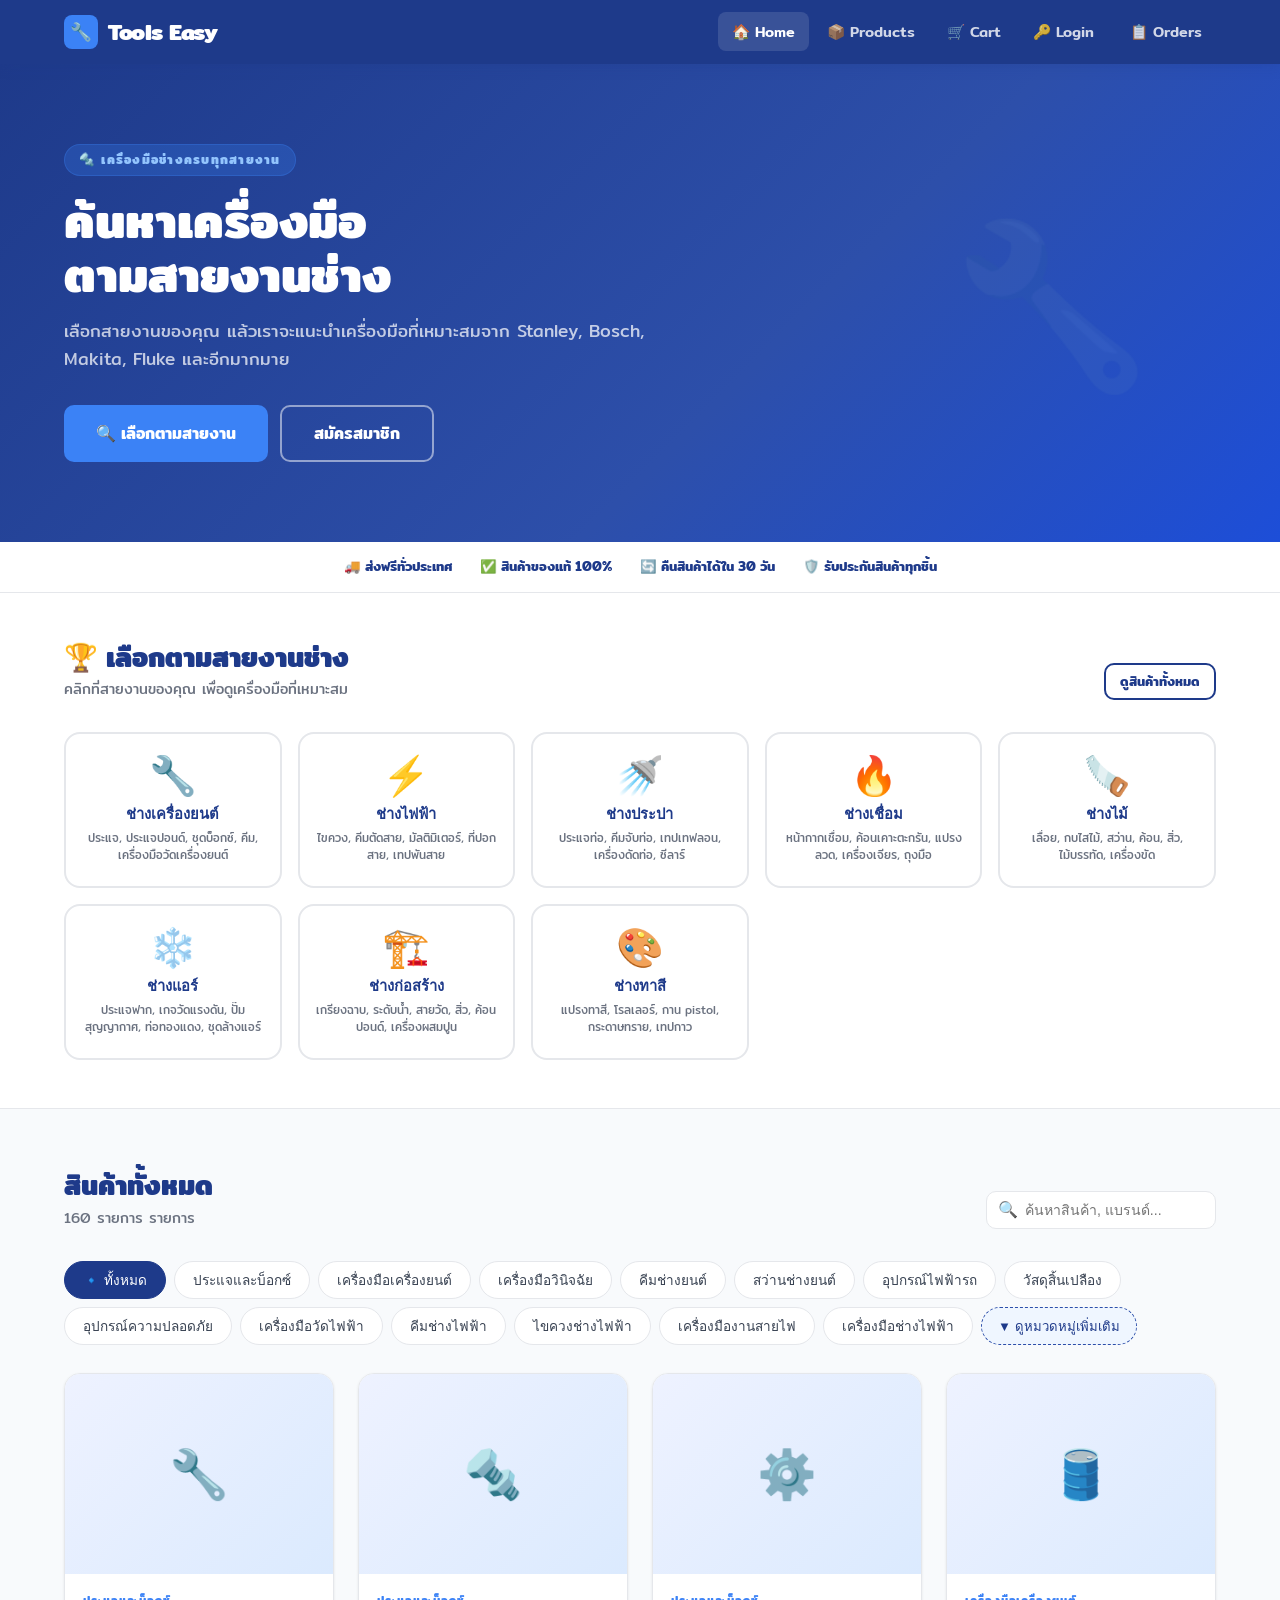
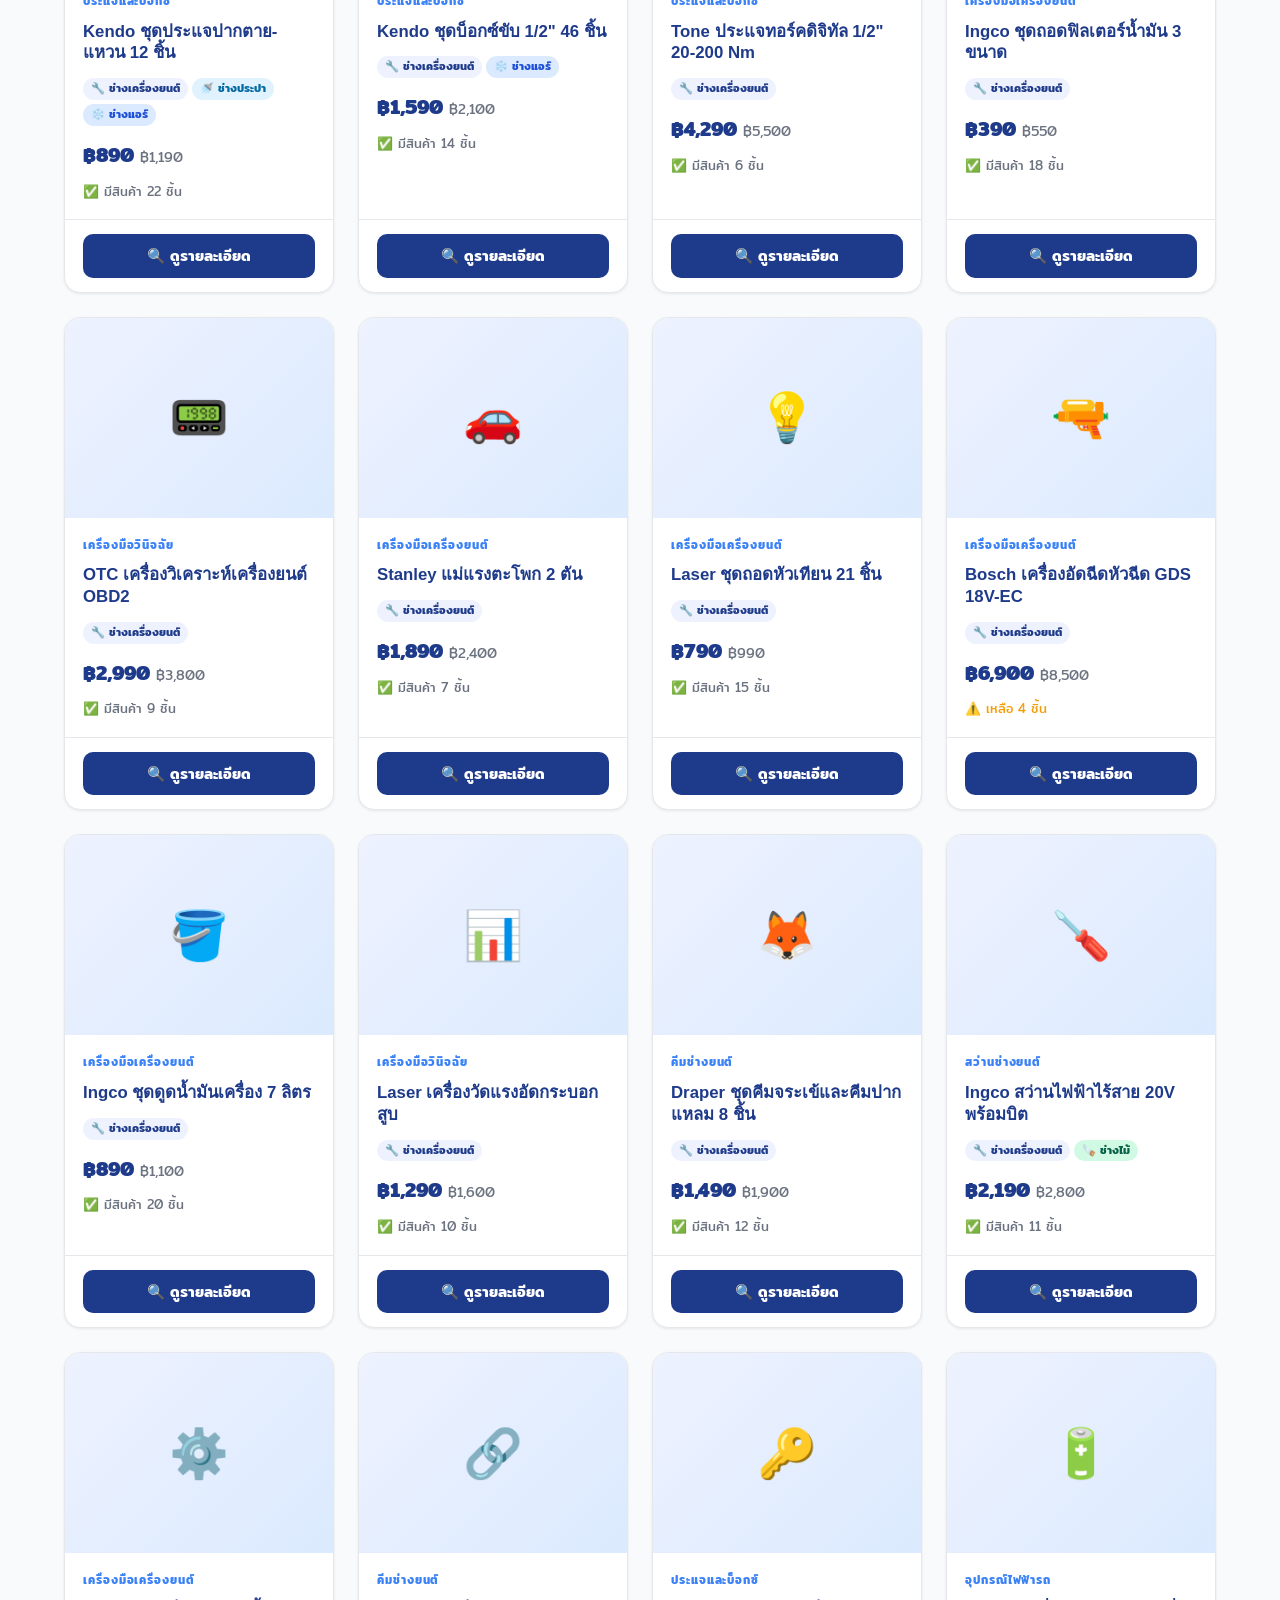
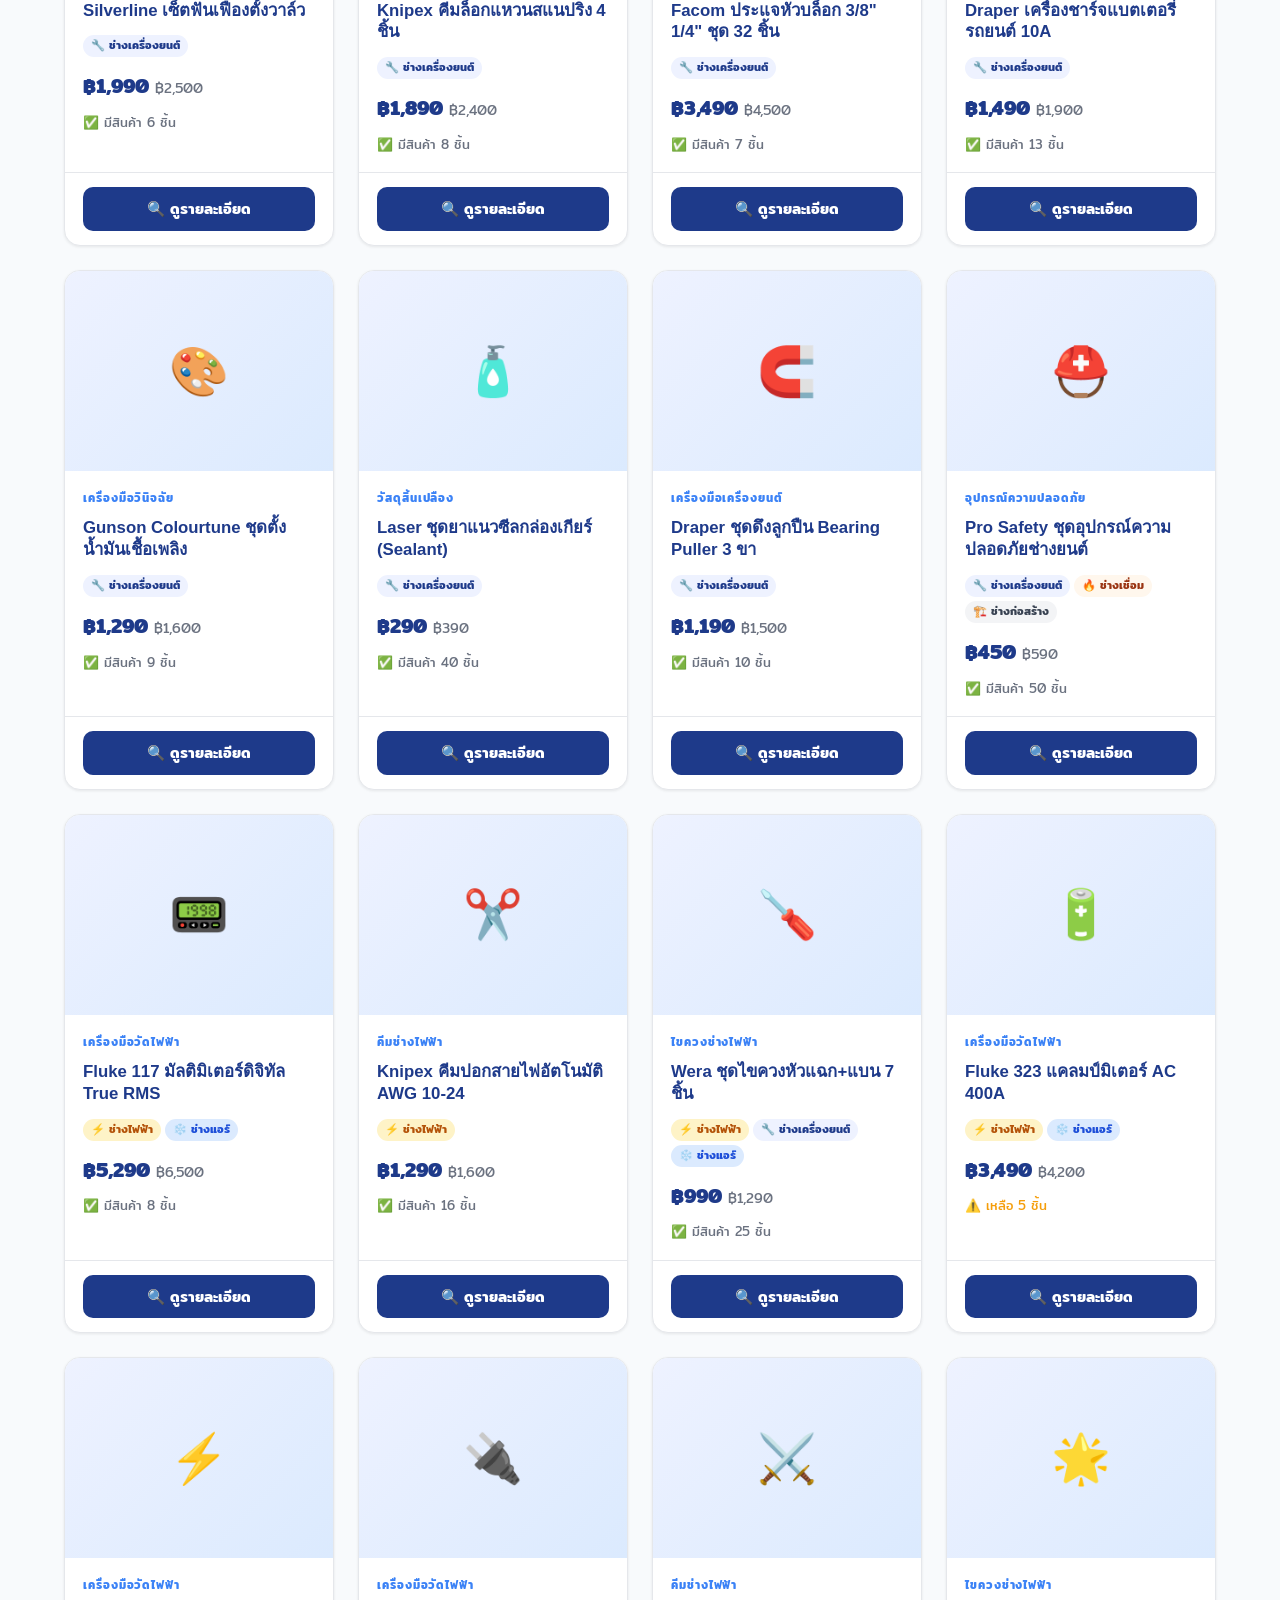
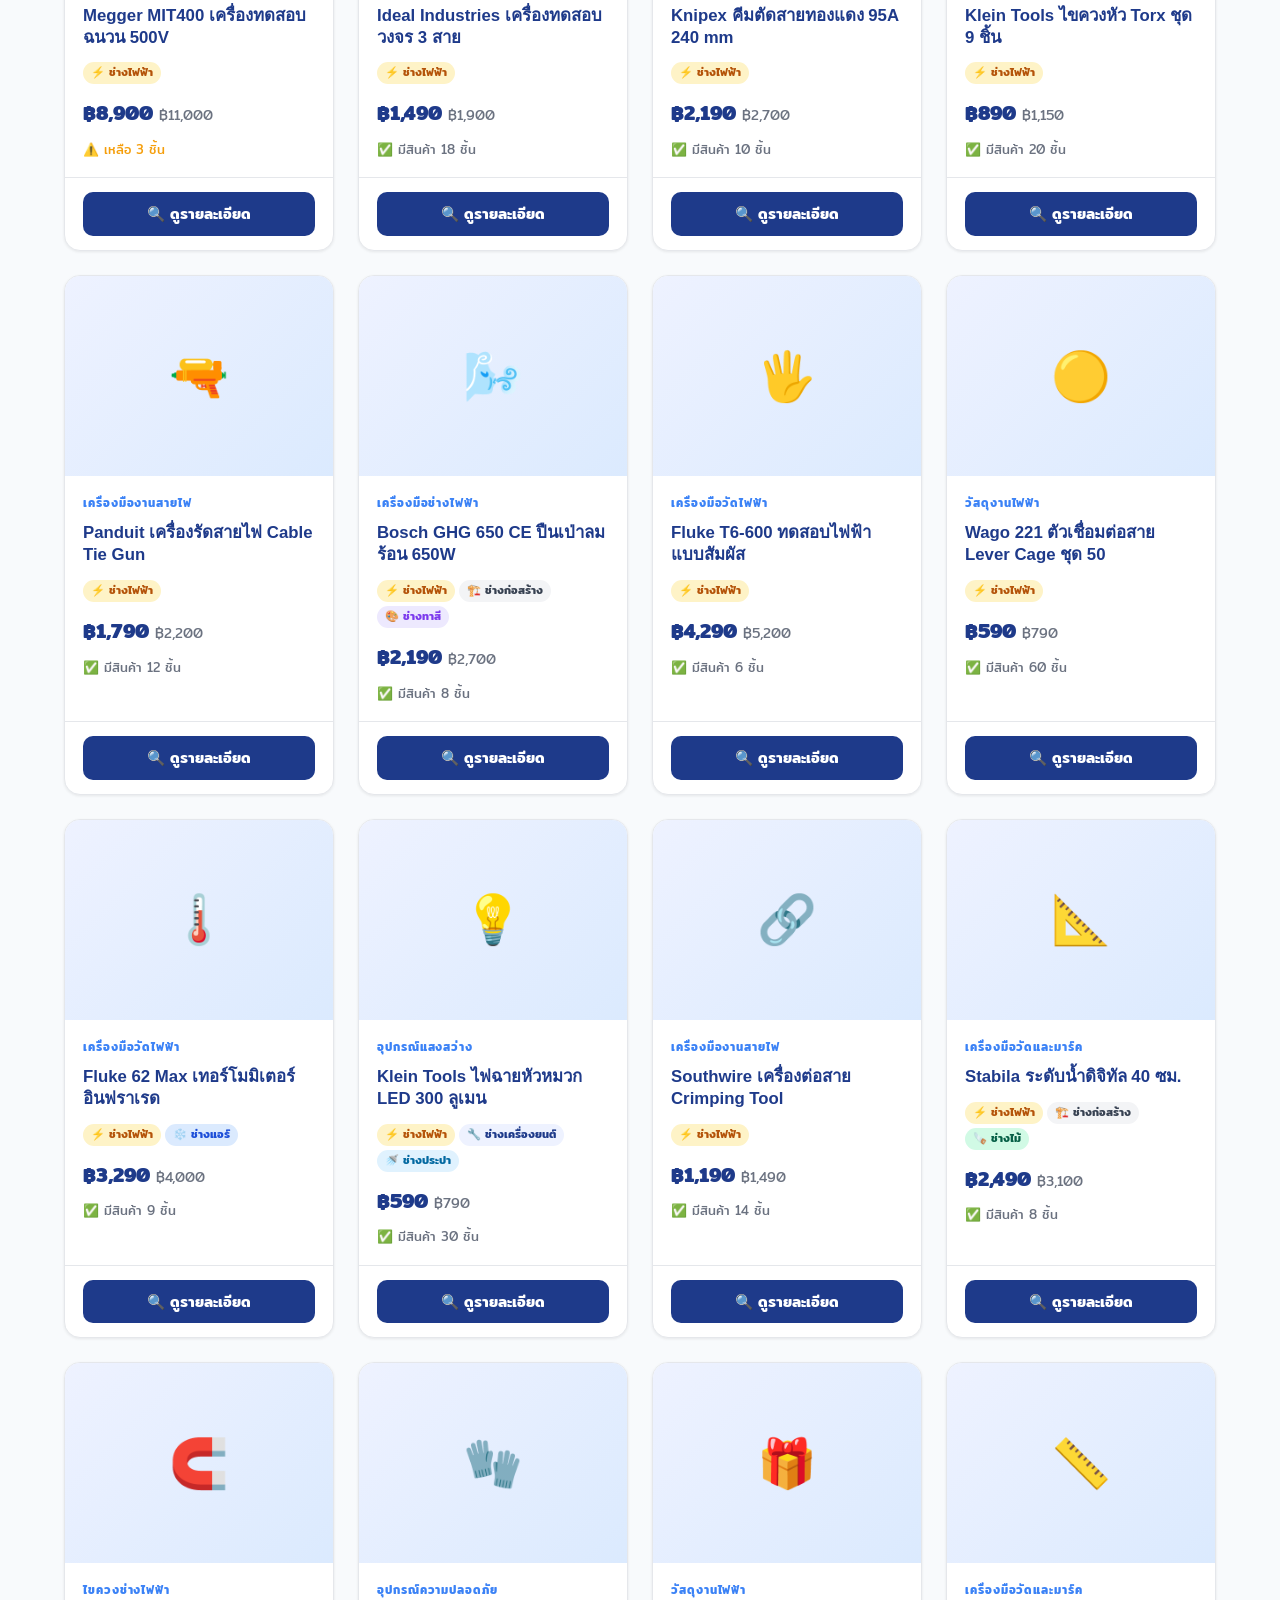
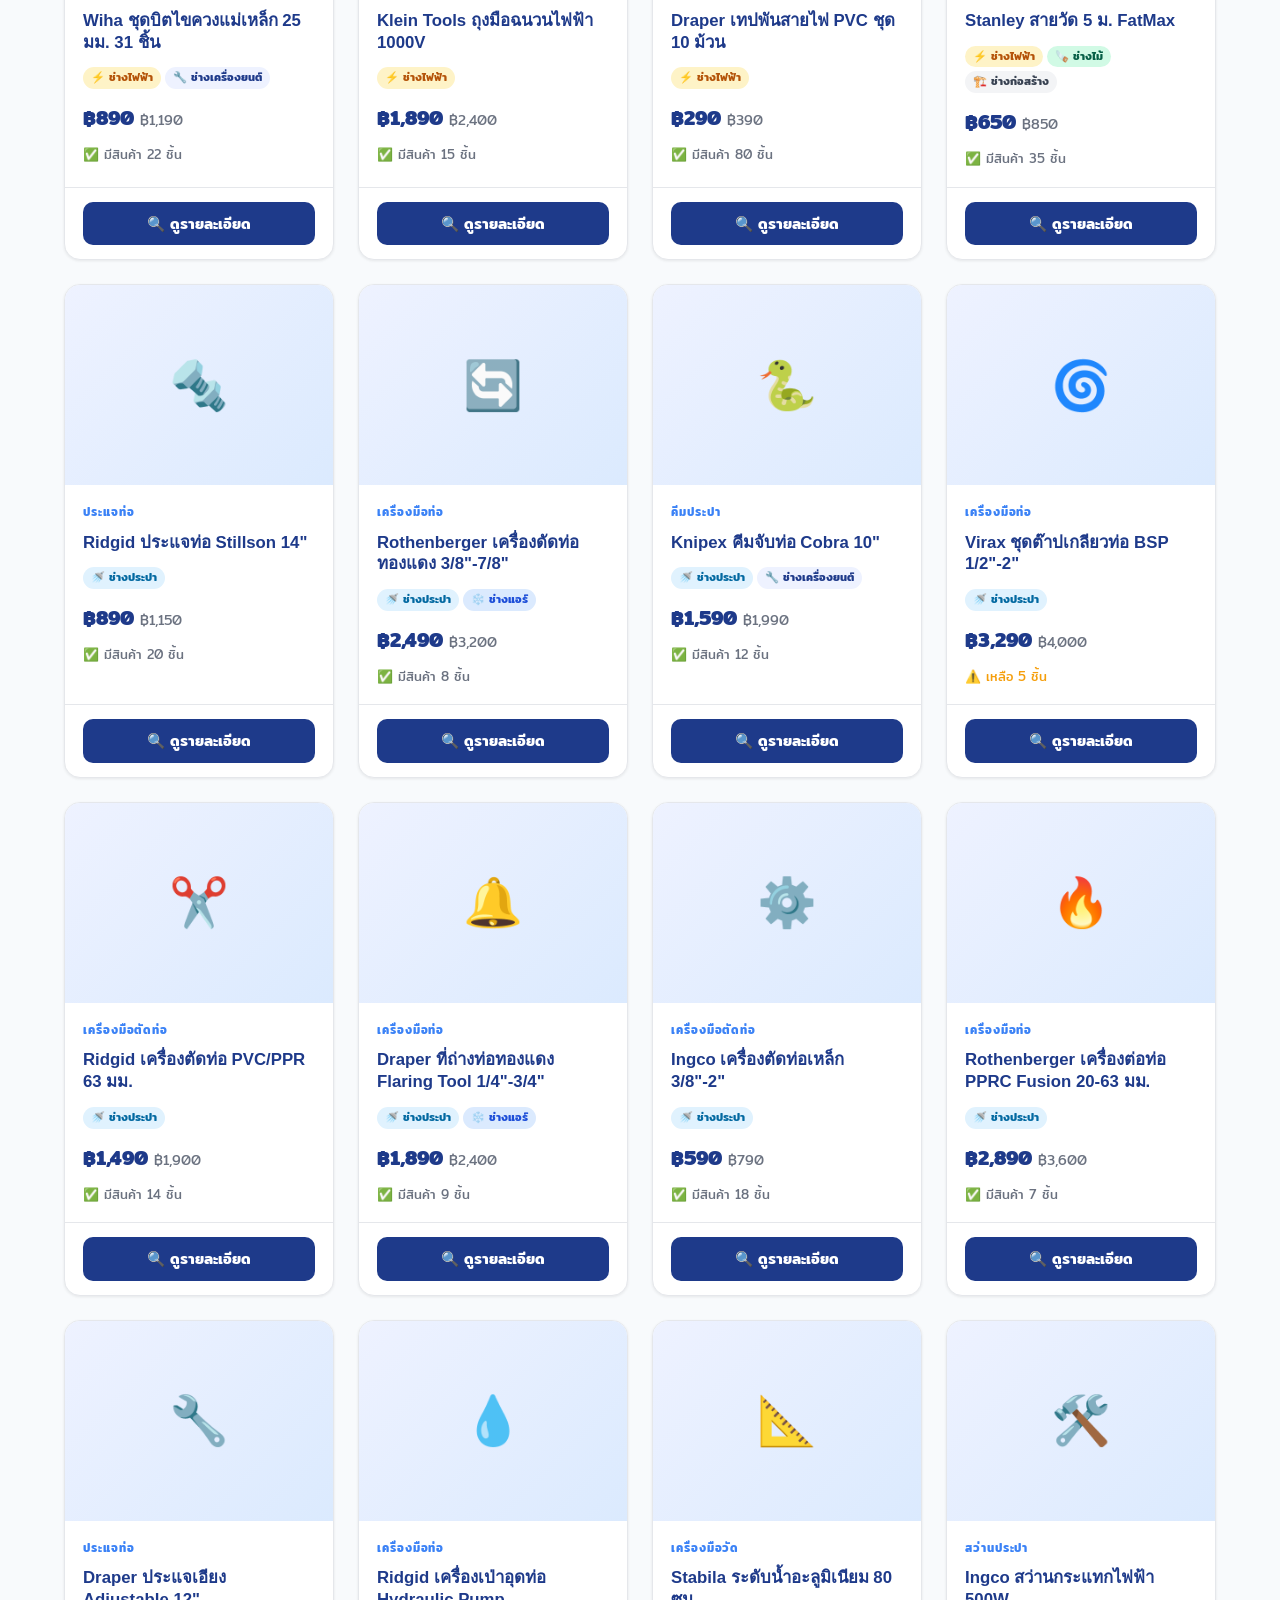
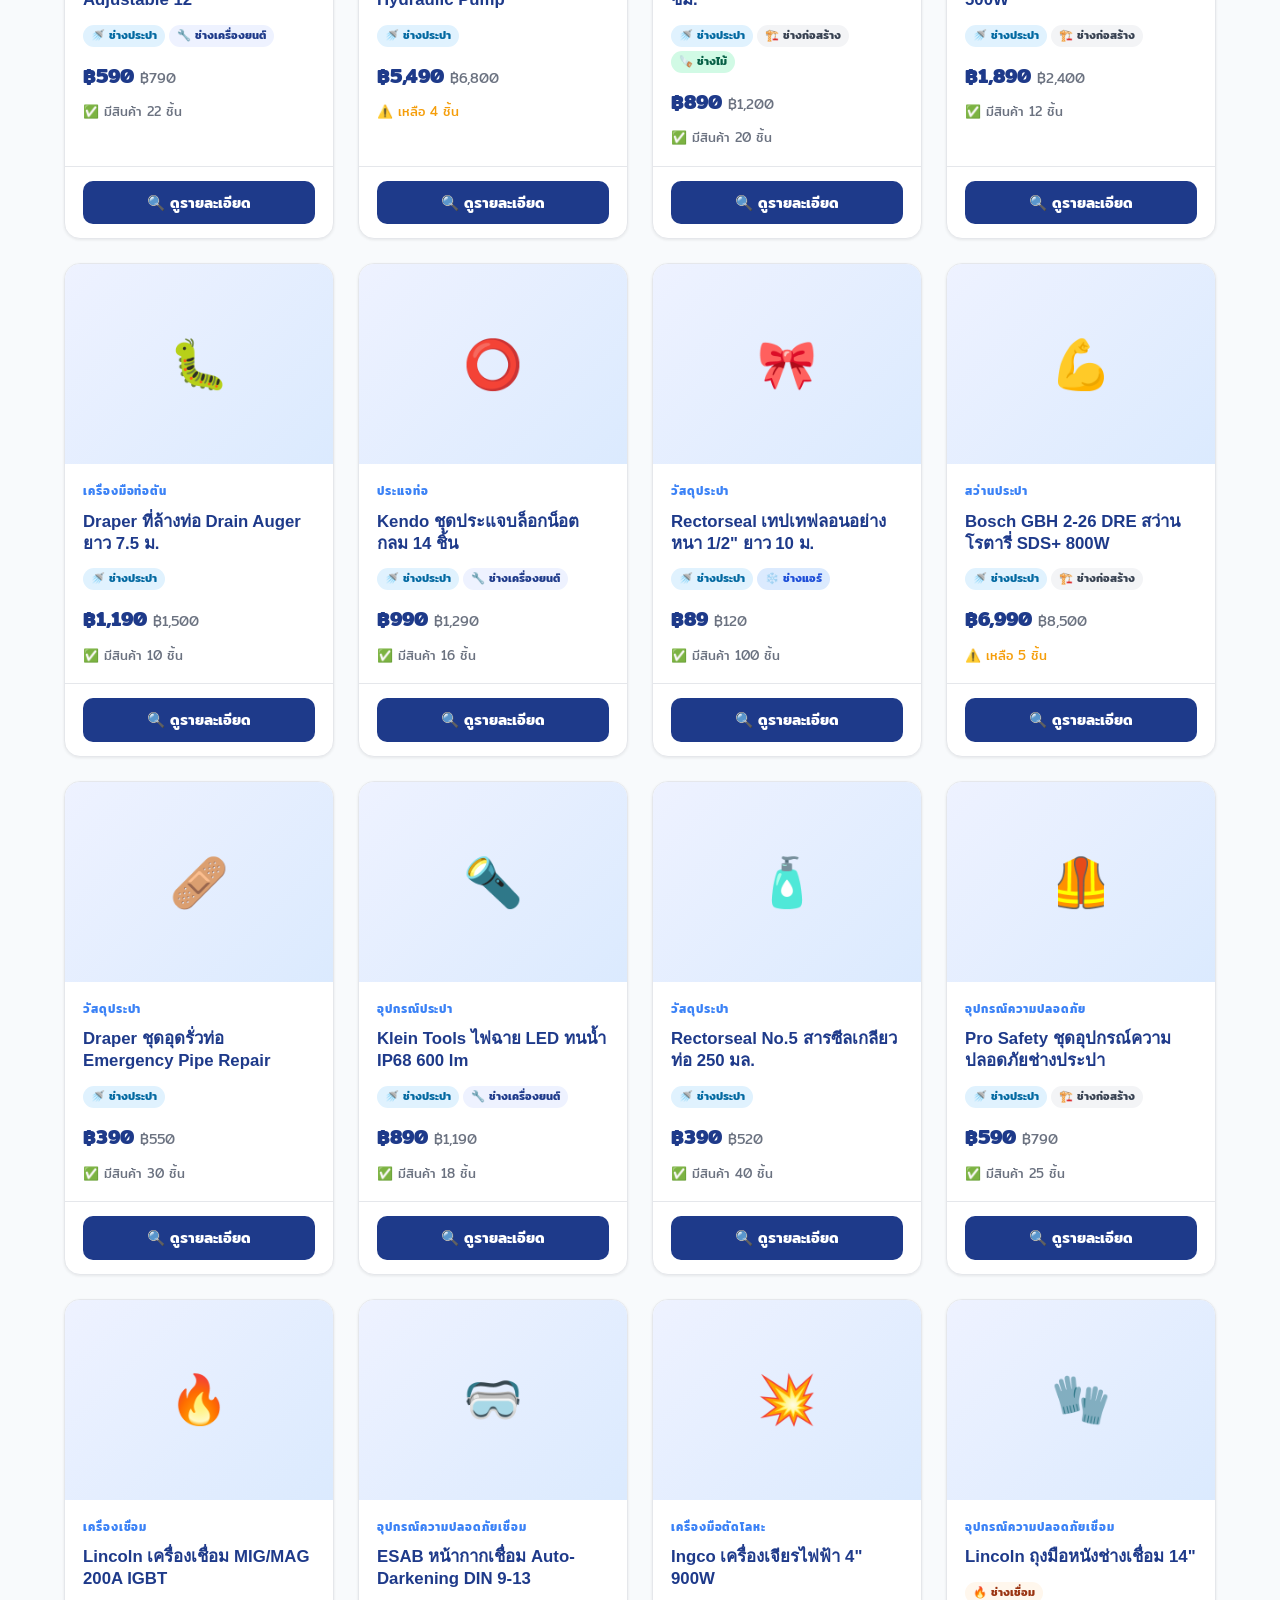
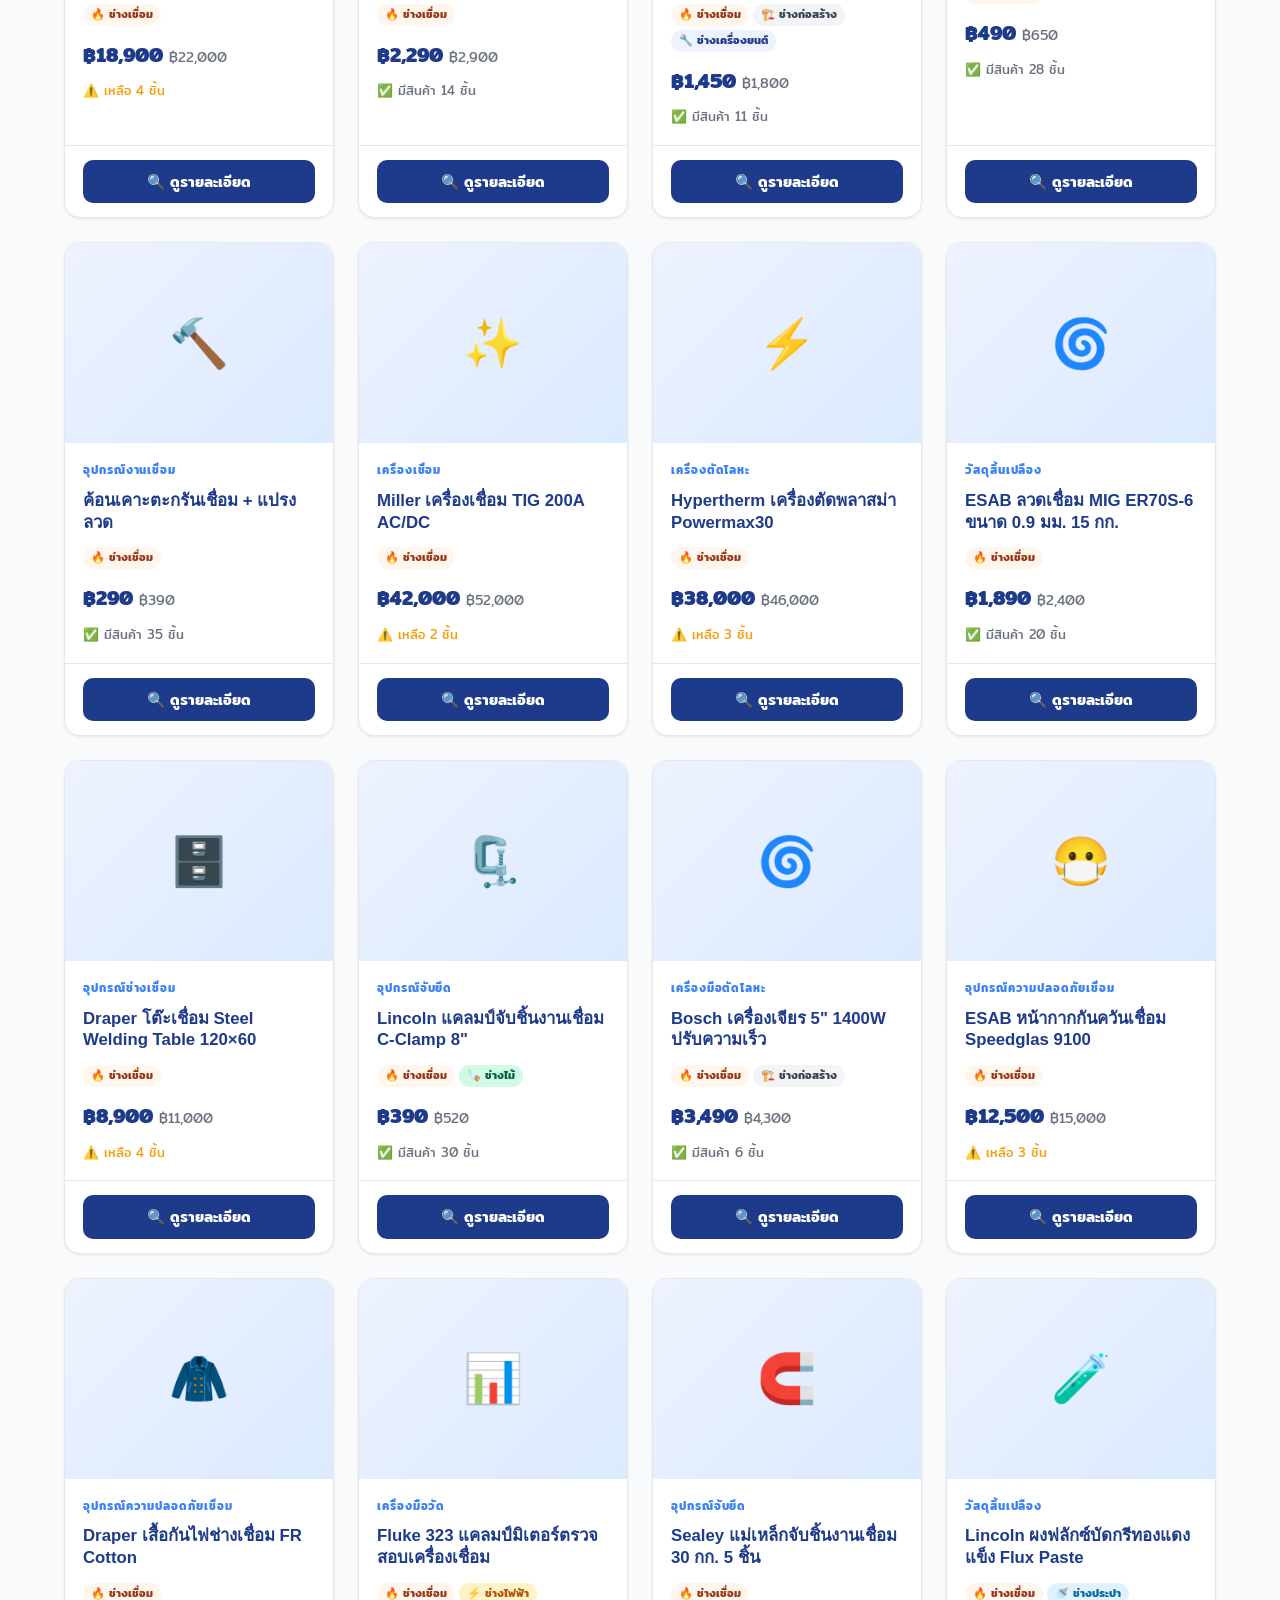
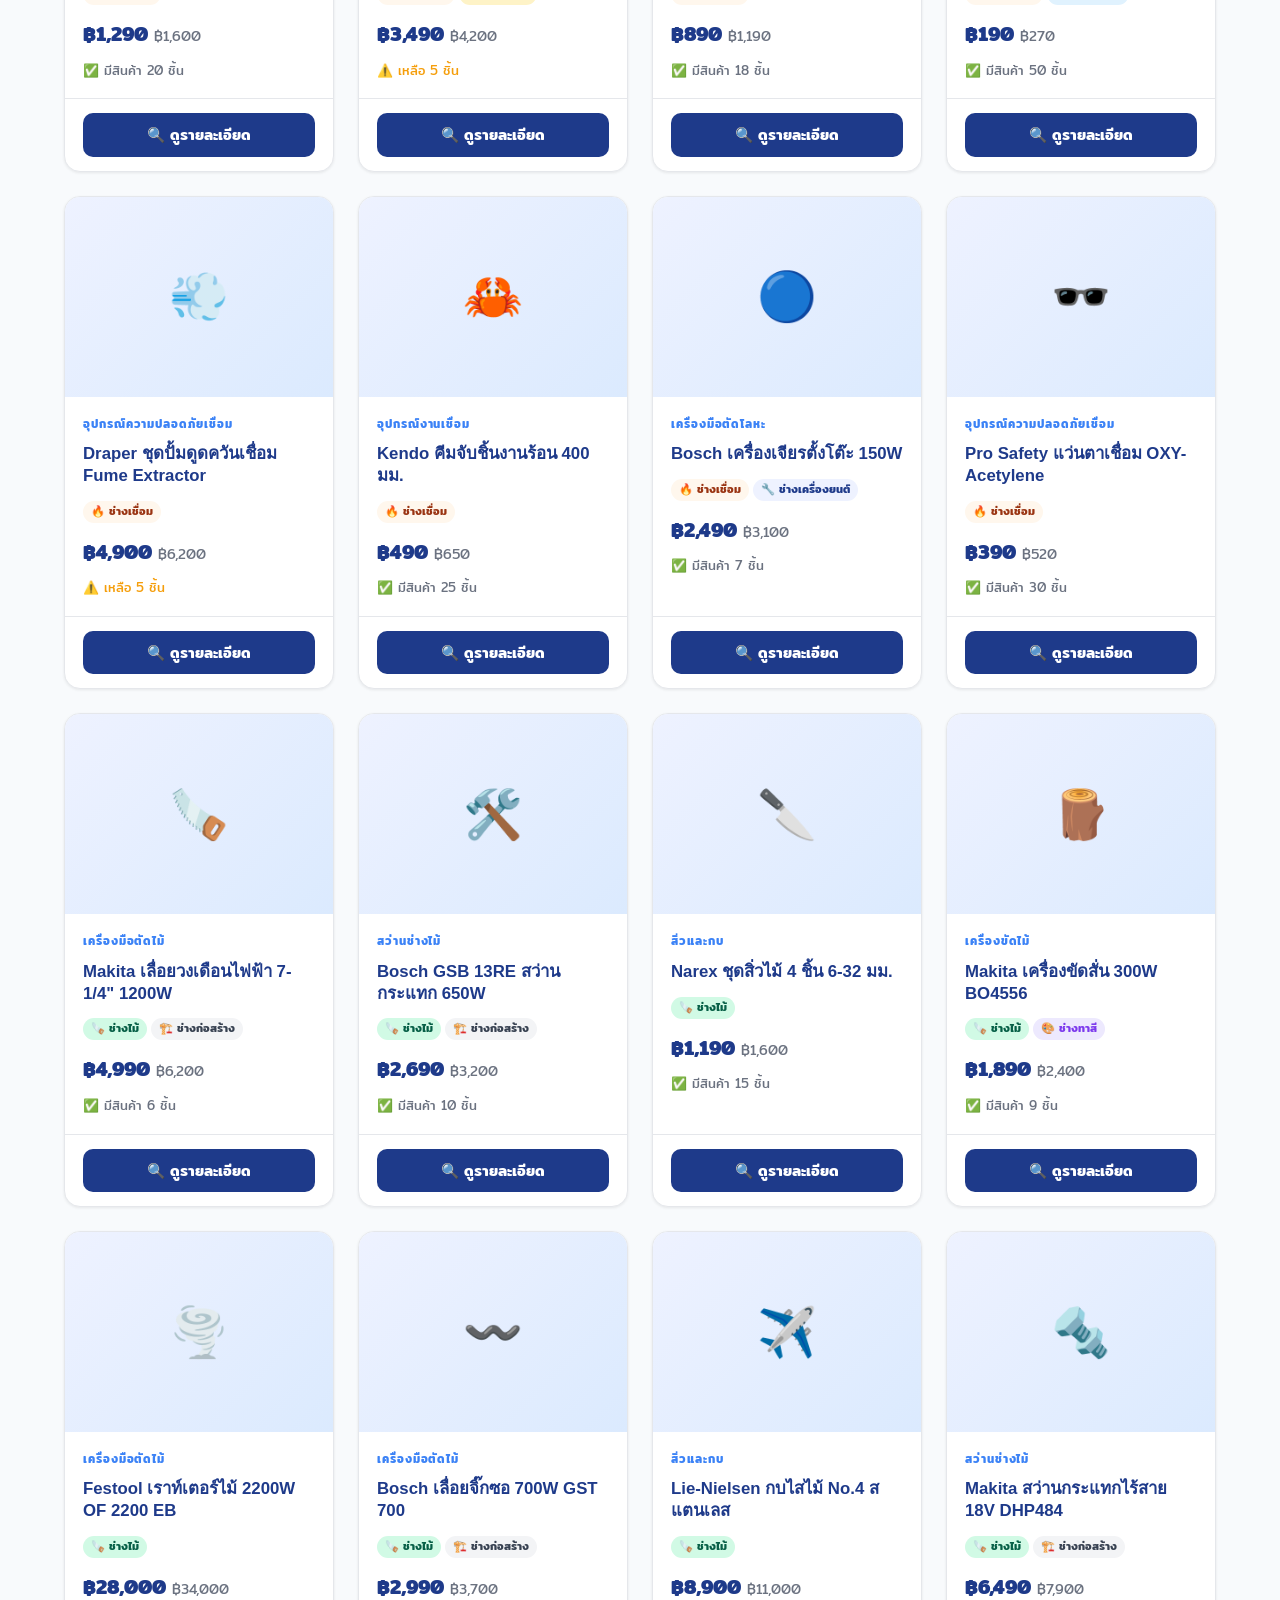
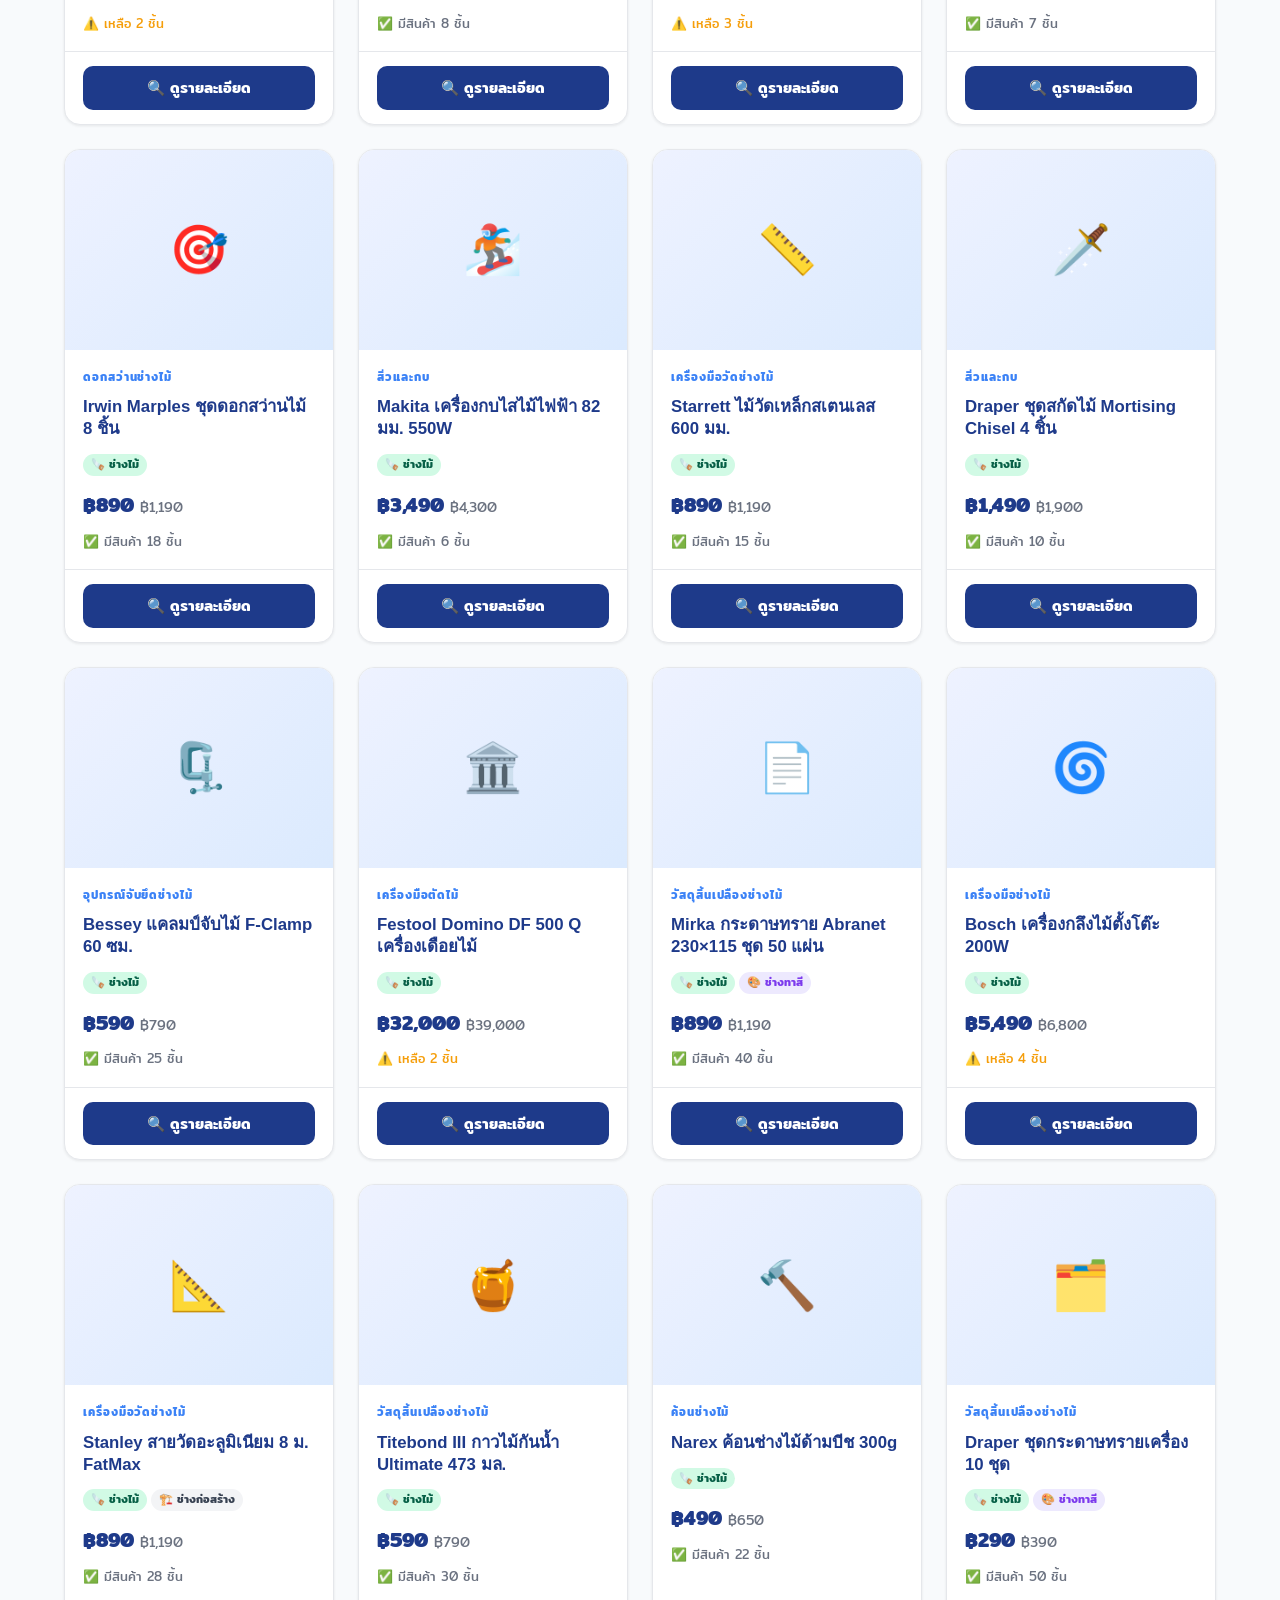
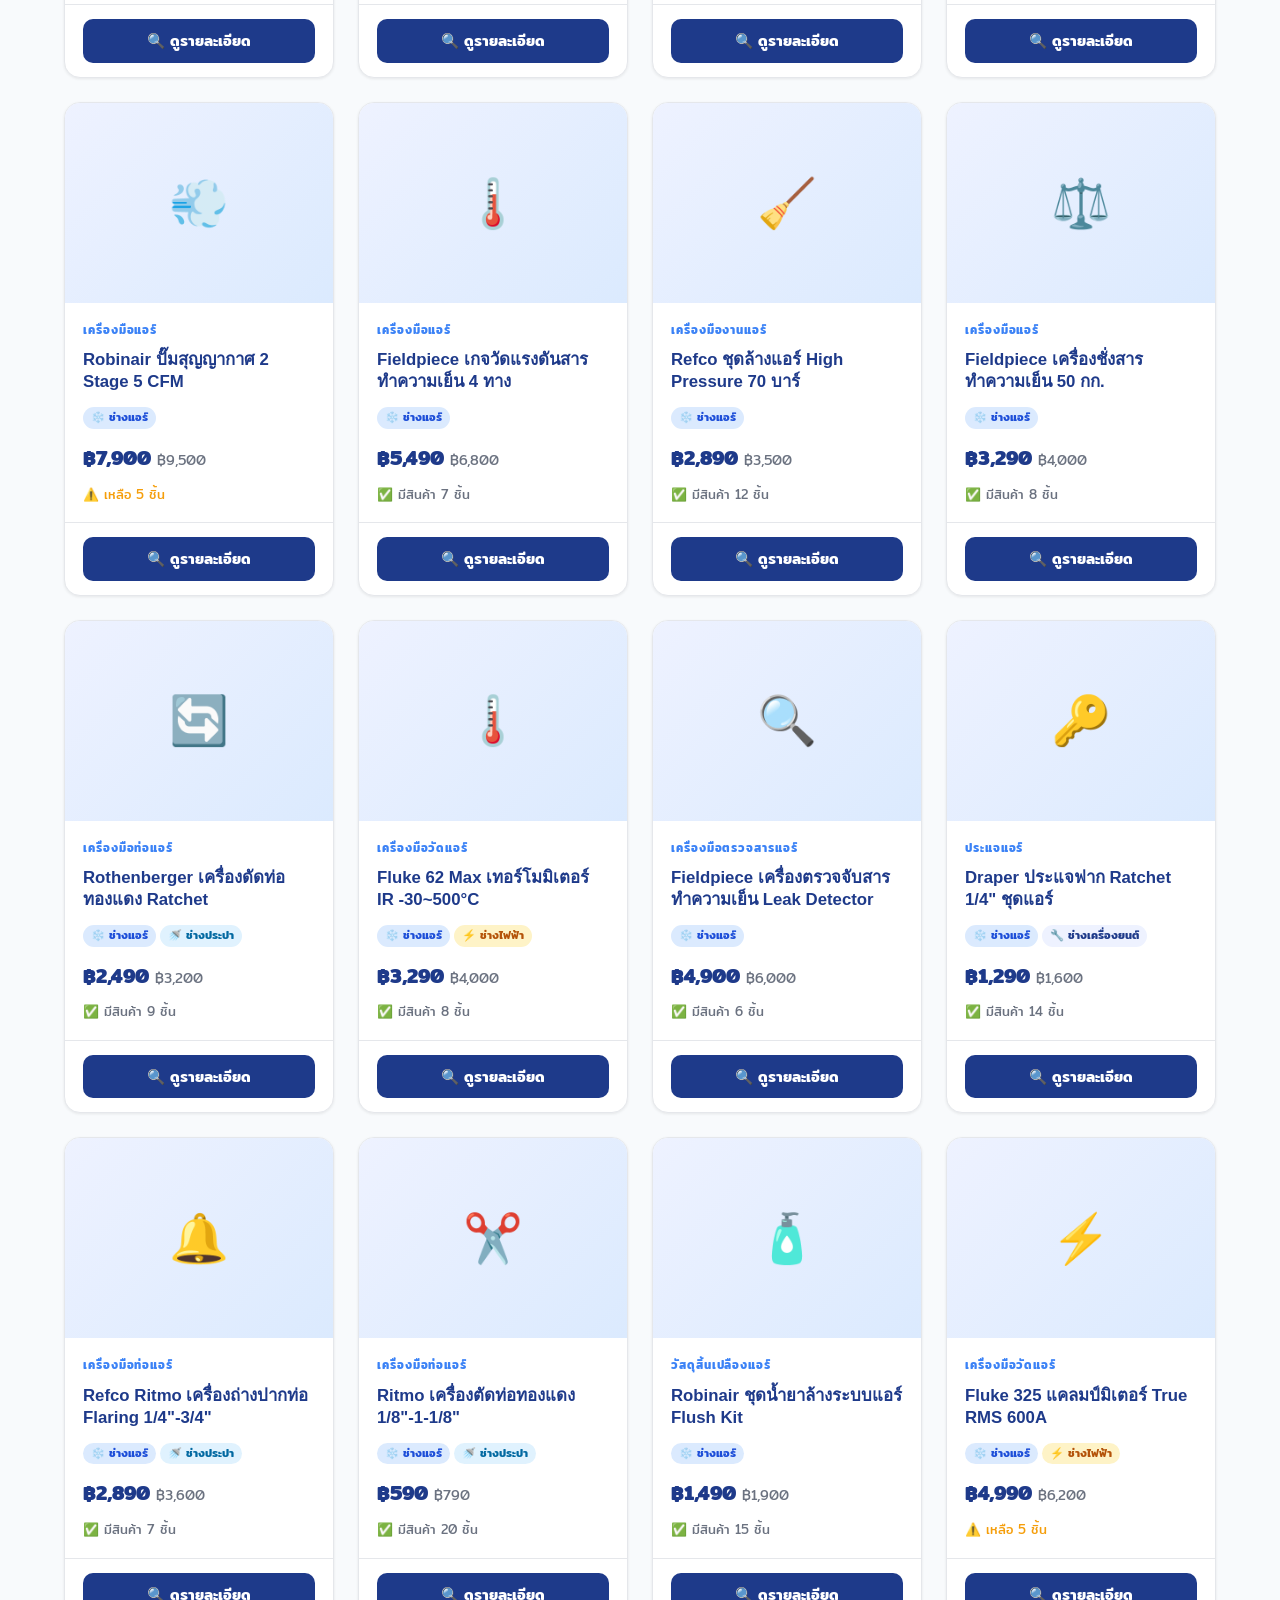
<file: index.html>
<!DOCTYPE html>
<html lang="th">
<head>
  <!--
    HOME PAGE — index.html
    INPUT:   Trade card click, Category filter, Search keyword, page load
    PROCESS: โหลด products/trades → filter by trade/category/keyword → render
    OUTPUT:  Trade selector + Category filter + Product card grid
  -->
  <meta charset="UTF-8">
  <meta name="viewport" content="width=device-width, initial-scale=1.0">
  <title>Tools Easy — เครื่องมือช่างตามสายงาน</title>
  <link rel="stylesheet" href="css/style.css">
</head>
<body>

  <nav class="navbar">
    <div class="container">
      <div class="navbar__inner">
        <a href="index.html" class="navbar__logo">
          <div class="logo-icon">🔧</div>
          Tools Easy
        </a>
        <ul class="navbar__links">
          <li><a href="index.html" class="active">🏠 Home</a></li>
          <li><a href="#products">📦 Products</a></li>
          <li>
            <a href="cart.html" class="cart-badge">
              🛒 Cart
              <span class="badge" id="cart-count" style="display:none">0</span>
            </a>
          </li>
          <li><a href="login.html" id="nav-login">🔑 Login</a></li>
          <li><a href="#" id="nav-logout" style="display:none">🚪 Logout</a></li>
          <li><a href="admin.html">⚙️ Admin</a></li>
          <li><a href="orders.html">📋 Orders</a></li>
        </ul>
        <button class="navbar__hamburger" id="hamburger" aria-label="เมนู">
          <span></span><span></span><span></span>
        </button>
      </div>
    </div>
    <div class="navbar__mobile" id="mobile-nav">
      <a href="index.html">🏠 Home</a>
      <a href="cart.html">🛒 Cart</a>
      <a href="login.html">🔑 Login</a>
      <a href="admin.html">⚙️ Admin</a>
      <a href="orders.html">📋 Orders</a>
    </div>
  </nav>

  <!-- HERO -->
  <section class="hero">
    <div class="container">
      <div class="hero__content">
        <div class="hero__badge">🔩 เครื่องมือช่างครบทุกสายงาน</div>
        <h1>ค้นหาเครื่องมือ<br>ตามสายงานช่าง</h1>
        <p>เลือกสายงานของคุณ แล้วเราจะแนะนำเครื่องมือที่เหมาะสมจาก Stanley, Bosch, Makita, Fluke และอีกมากมาย</p>
        <div class="hero__actions">
          <a href="#trade-section" class="btn btn-accent btn-lg">🔍 เลือกตามสายงาน</a>
          <a href="register.html" class="btn btn-outline btn-lg" style="border-color:rgba(255,255,255,0.5);color:#fff">สมัครสมาชิก</a>
        </div>
      </div>
    </div>
  </section>

  <!-- FEATURE BAR -->
  <div style="background:#fff;border-bottom:1px solid var(--border);padding:14px 0">
    <div class="container">
      <div style="display:flex;gap:28px;flex-wrap:wrap;justify-content:center">
        <span style="display:flex;align-items:center;gap:8px;font-size:.83rem;font-weight:600;color:var(--navy)">🚚 ส่งฟรีทั่วประเทศ</span>
        <span style="display:flex;align-items:center;gap:8px;font-size:.83rem;font-weight:600;color:var(--navy)">✅ สินค้าของแท้ 100%</span>
        <span style="display:flex;align-items:center;gap:8px;font-size:.83rem;font-weight:600;color:var(--navy)">🔄 คืนสินค้าได้ใน 30 วัน</span>
        <span style="display:flex;align-items:center;gap:8px;font-size:.83rem;font-weight:600;color:var(--navy)">🛡️ รับประกันสินค้าทุกชิ้น</span>
      </div>
    </div>
  </div>

  <!-- TRADE SECTION -->
  <section class="trades-section" id="trade-section">
    <div class="container">
      <div class="section__header">
        <div>
          <h2 class="section__title">🏆 เลือกตามสายงานช่าง</h2>
          <p class="section__sub">คลิกที่สายงานของคุณ เพื่อดูเครื่องมือที่เหมาะสม</p>
        </div>
        <a href="#products" class="btn btn-outline btn-sm">ดูสินค้าทั้งหมด</a>
      </div>
      <div class="trades-grid" id="trade-cards">
        <div style="grid-column:1/-1;text-align:center;padding:20px;color:var(--gray-light)">กำลังโหลด...</div>
      </div>
    </div>
  </section>

  <!-- PRODUCTS SECTION -->
  <section class="section" id="products">
    <div class="container">
      <div class="section__header">
        <div>
          <h2 class="section__title" id="products-title">สินค้าทั้งหมด</h2>
          <p class="section__sub"><span id="product-count">-</span> รายการ</p>
        </div>
        <div class="search-box">
          <span class="search-box__icon">🔍</span>
          <input type="text" id="product-search" placeholder="ค้นหาสินค้า, แบรนด์...">
        </div>
      </div>
      <div class="filter-bar" id="filter-bar"></div>
      <div class="product-grid" id="product-grid">
        <div style="grid-column:1/-1;text-align:center;padding:40px;color:var(--gray-light)">กำลังโหลดสินค้า...</div>
      </div>
    </div>
  </section>

  <!-- WHY SECTION -->
  <section style="background:var(--navy);padding:52px 0">
    <div class="container">
      <h2 style="color:#fff;text-align:center;font-size:1.7rem;margin-bottom:32px">ทำไมต้อง Tools Easy?</h2>
      <div style="display:grid;grid-template-columns:repeat(auto-fit,minmax(200px,1fr));gap:20px">
        <div style="text-align:center;padding:20px"><div style="font-size:2.2rem;margin-bottom:10px">🎯</div><h3 style="color:#fff;font-size:.95rem;margin-bottom:6px">จัดหมวดตามสายงาน</h3><p style="color:rgba(255,255,255,.65);font-size:.82rem">8 สายงานช่าง หาง่าย ตรงความต้องการ</p></div>
        <div style="text-align:center;padding:20px"><div style="font-size:2.2rem;margin-bottom:10px">🏆</div><h3 style="color:#fff;font-size:.95rem;margin-bottom:6px">แบรนด์ชั้นนำโลก</h3><p style="color:rgba(255,255,255,.65);font-size:.82rem">Bosch, Makita, Fluke, Lincoln และอีกมากมาย</p></div>
        <div style="text-align:center;padding:20px"><div style="font-size:2.2rem;margin-bottom:10px">💰</div><h3 style="color:#fff;font-size:.95rem;margin-bottom:6px">ราคายุติธรรม</h3><p style="color:rgba(255,255,255,.65);font-size:.82rem">ราคาตรง ของแท้ รับประกัน</p></div>
        <div style="text-align:center;padding:20px"><div style="font-size:2.2rem;margin-bottom:10px">🚀</div><h3 style="color:#fff;font-size:.95rem;margin-bottom:6px">ส่งไวทั่วประเทศ</h3><p style="color:rgba(255,255,255,.65);font-size:.82rem">1-3 วันทำการ ฟรีทุกออเดอร์</p></div>
      </div>
    </div>
  </section>

  <footer>
    <p>&copy; 2567 <strong>Tools Easy</strong> — เครื่องมือช่างครบทุกสายงาน | ช่างเครื่องยนต์ · ช่างไฟฟ้า · ช่างประปา · ช่างเชื่อม · ช่างไม้ · ช่างแอร์ · ช่างก่อสร้าง · ช่างทาสี</p>
  </footer>

  <div class="toast-container" id="toast-container"></div>
  <div class="loading-overlay" id="loading-overlay">
    <div class="spinner"></div>
    <div class="loading-text">กำลังโหลด...</div>
  </div>

  <script src="js/script.js"></script>
</body>
</html>
</file>
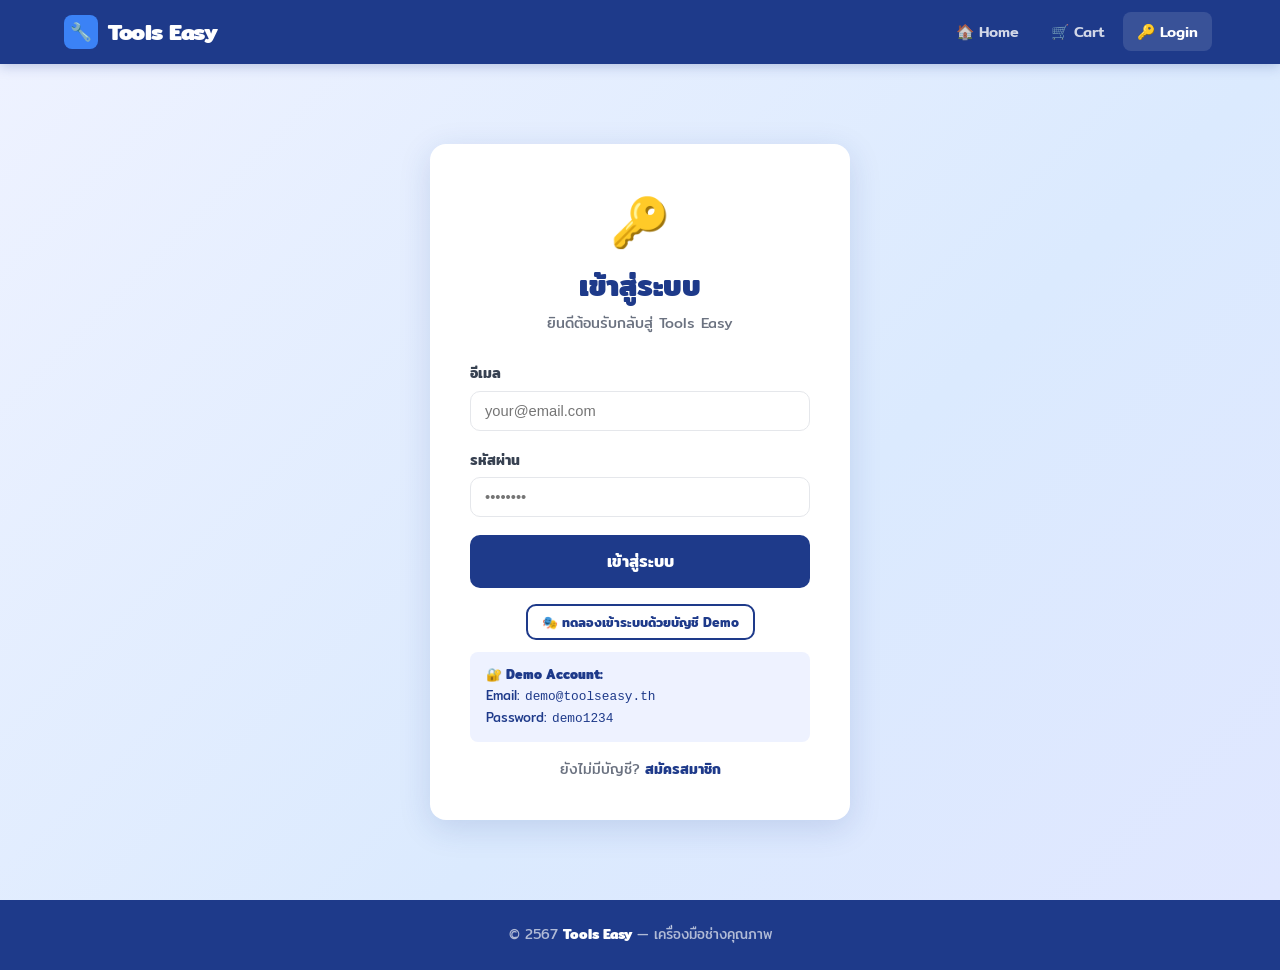
<file: admin.html>
<!DOCTYPE html>
<html lang="th">
<head>
  <!--
    ADMIN PAGE — admin.html
    ─────────────────────────────────────────────────
    INPUT:   Product form (name, category, price, stock, etc.)
             Edit button (pre-fill form), Delete button
    PROCESS: addProduct() / updateProduct() / deleteProduct() →
             บันทึกลง LocalStorage → render table ใหม่
    OUTPUT:  Updated admin product table + Toast notification
    ─────────────────────────────────────────────────
  -->
  <meta charset="UTF-8">
  <meta name="viewport" content="width=device-width, initial-scale=1.0">
  <title>Admin Dashboard — Tools Easy</title>
  <link rel="stylesheet" href="css/style.css">
</head>
<body>

  <!-- ── NAVBAR ── -->
  <nav class="navbar">
    <div class="container">
      <div class="navbar__inner">
        <a href="index.html" class="navbar__logo">
          <div class="logo-icon">🔧</div>
          Tools Easy
        </a>
        <ul class="navbar__links">
          <li><a href="index.html">🏠 Home</a></li>
          <li>
            <a href="cart.html" class="cart-badge">
              🛒 Cart
              <span class="badge" id="cart-count" style="display:none">0</span>
            </a>
          </li>
          <li><a href="login.html" id="nav-login">🔑 Login</a></li>
          <li><a href="#" id="nav-logout" style="display:none">🚪 Logout</a></li>
          <li><a href="admin.html" class="active">⚙️ Admin</a></li>
          <li><a href="orders.html">📋 Orders</a></li>
        </ul>
        <button class="navbar__hamburger" id="hamburger" aria-label="เมนู">
          <span></span><span></span><span></span>
        </button>
      </div>
    </div>
    <div class="navbar__mobile" id="mobile-nav">
      <a href="index.html">🏠 Home</a>
      <a href="admin.html" class="active">⚙️ Admin</a>
      <a href="orders.html">📋 Orders</a>
    </div>
  </nav>

  <!-- ── PAGE HEADER ── -->
  <div class="page-header">
    <div class="container">
      <h1>⚙️ Admin Dashboard</h1>
      <p>จัดการสินค้าและข้อมูลระบบ</p>
    </div>
  </div>

  <!-- ── ADMIN CONTENT ── -->
  <div class="container" style="padding-bottom:60px">

    <!-- Stats Bar -->
    <div style="display:grid;grid-template-columns:repeat(auto-fit,minmax(160px,1fr));gap:16px;margin-bottom:28px">
      <div class="card" style="padding:20px;text-align:center">
        <div style="font-size:1.8rem;font-weight:800;color:var(--navy)" id="stat-total">-</div>
        <div style="font-size:.82rem;color:var(--gray-light);margin-top:4px">สินค้าทั้งหมด</div>
      </div>
      <div class="card" style="padding:20px;text-align:center">
        <div style="font-size:1.8rem;font-weight:800;color:var(--warning)" id="stat-low">-</div>
        <div style="font-size:.82rem;color:var(--gray-light);margin-top:4px">สต็อกต่ำ (≤5)</div>
      </div>
      <div class="card" style="padding:20px;text-align:center">
        <div style="font-size:1.8rem;font-weight:800;color:var(--danger)" id="stat-out">-</div>
        <div style="font-size:.82rem;color:var(--gray-light);margin-top:4px">สินค้าหมด</div>
      </div>
      <div class="card" style="padding:20px;text-align:center">
        <div style="font-size:1.8rem;font-weight:800;color:var(--success)" id="stat-orders">-</div>
        <div style="font-size:.82rem;color:var(--gray-light);margin-top:4px">คำสั่งซื้อ</div>
      </div>
    </div>

    <div class="admin-layout">
      <!-- ── FORM PANEL ── -->
      <div class="admin-panel">
        <div class="admin-panel__title" id="form-title">➕ เพิ่มสินค้าใหม่</div>
        <form id="product-form">
          <div class="form-group">
            <label class="form-label">ชื่อสินค้า *</label>
            <input type="text" id="p-name" class="form-control" placeholder="เช่น Bosch GSB 120-LI">
          </div>
          <div class="form-group">
            <label class="form-label">หมวดหมู่ *</label>
            <input type="text" id="p-category" class="form-control" placeholder="เช่น Power Tools, Hand Tools">
          </div>
          <div class="form-row">
            <div class="form-group">
              <label class="form-label">ราคา (฿) *</label>
              <input type="number" id="p-price" class="form-control" placeholder="2490" min="0">
            </div>
            <div class="form-group">
              <label class="form-label">ราคาปกติ (฿)</label>
              <input type="number" id="p-original" class="form-control" placeholder="2990" min="0">
            </div>
          </div>
          <div class="form-row">
            <div class="form-group">
              <label class="form-label">สต็อก (ชิ้น) *</label>
              <input type="number" id="p-stock" class="form-control" placeholder="10" min="0">
            </div>
            <div class="form-group">
              <label class="form-label">Emoji ไอคอน</label>
              <input type="text" id="p-emoji" class="form-control" placeholder="🔧">
            </div>
          </div>
          <div class="form-group">
            <label class="form-label">แบรนด์</label>
            <input type="text" id="p-brand" class="form-control" placeholder="เช่น Bosch, Makita">
          </div>
          <div class="form-group">
            <label class="form-label">การรับประกัน</label>
            <input type="text" id="p-warranty" class="form-control" placeholder="เช่น 2 ปี">
          </div>
          <div class="form-group">
            <label class="form-label">คำอธิบายสินค้า</label>
            <textarea id="p-desc" class="form-control" rows="3" placeholder="อธิบายสินค้า..."></textarea>
          </div>
          <button type="submit" class="btn btn-primary btn-block">
            💾 บันทึกสินค้า
          </button>
          <button type="button" class="btn btn-outline btn-block" id="cancel-edit" style="display:none;margin-top:8px">
            ✕ ยกเลิกการแก้ไข
          </button>
        </form>
      </div>

      <!-- ── TABLE ── -->
      <div>
        <div style="display:flex;align-items:center;justify-content:space-between;margin-bottom:16px;flex-wrap:wrap;gap:10px">
          <h2 style="font-size:1.15rem;font-weight:700;color:var(--navy)">📦 รายการสินค้าทั้งหมด</h2>
          <button class="btn btn-outline btn-sm" onclick="location.reload()">🔄 รีเฟรช</button>
        </div>
        <div class="admin-table-wrap">
          <table class="admin-table">
            <thead>
              <tr>
                <th></th>
                <th>ชื่อสินค้า</th>
                <th>ราคา</th>
                <th>สต็อก</th>
                <th>จัดการ</th>
              </tr>
            </thead>
            <tbody id="admin-table-body">
              <tr><td colspan="5" style="text-align:center;padding:32px;color:var(--gray-light)">กำลังโหลด...</td></tr>
            </tbody>
          </table>
        </div>
      </div>
    </div>
  </div>

  <!-- ── FOOTER ── -->
  <footer>
    <p>&copy; 2567 <strong>Tools Easy</strong> — Admin Panel</p>
  </footer>

  <!-- ── DELETE CONFIRM MODAL ── -->
  <div class="modal-overlay" id="delete-modal">
    <div class="modal">
      <div class="modal__header">
        <div class="modal__title">🗑️ ยืนยันการลบสินค้า</div>
        <button class="modal__close">✕</button>
      </div>
      <div class="modal__body">
        คุณแน่ใจหรือไม่ว่าต้องการลบสินค้านี้? การกระทำนี้ไม่สามารถย้อนกลับได้
      </div>
      <div class="modal__footer">
        <button class="btn btn-outline" onclick="closeModal('delete-modal')">ยกเลิก</button>
        <button class="btn btn-danger" id="confirm-delete">ลบสินค้า</button>
      </div>
    </div>
  </div>

  <!-- Toast Container -->
  <div class="toast-container" id="toast-container"></div>
  <div class="loading-overlay" id="loading-overlay">
    <div class="spinner"></div>
    <div class="loading-text">กำลังดำเนินการ...</div>
  </div>

  <script src="js/script.js"></script>
  <script>
    /* ── Update Stats after init ── */
    document.addEventListener('DOMContentLoaded', () => {
      // รอให้ initAdminPage() ทำงานก่อน แล้วค่อย update stats
      setTimeout(() => {
        const products = JSON.parse(localStorage.getItem('te_products') || '[]');
        const orders   = JSON.parse(localStorage.getItem('te_orders')   || '[]');
        document.getElementById('stat-total').textContent  = products.length;
        document.getElementById('stat-low').textContent    = products.filter(p => p.stock > 0 && p.stock <= 5).length;
        document.getElementById('stat-out').textContent    = products.filter(p => p.stock === 0).length;
        document.getElementById('stat-orders').textContent = orders.length;
      }, 100);
    });
  </script>
</body>
</html>
</file>
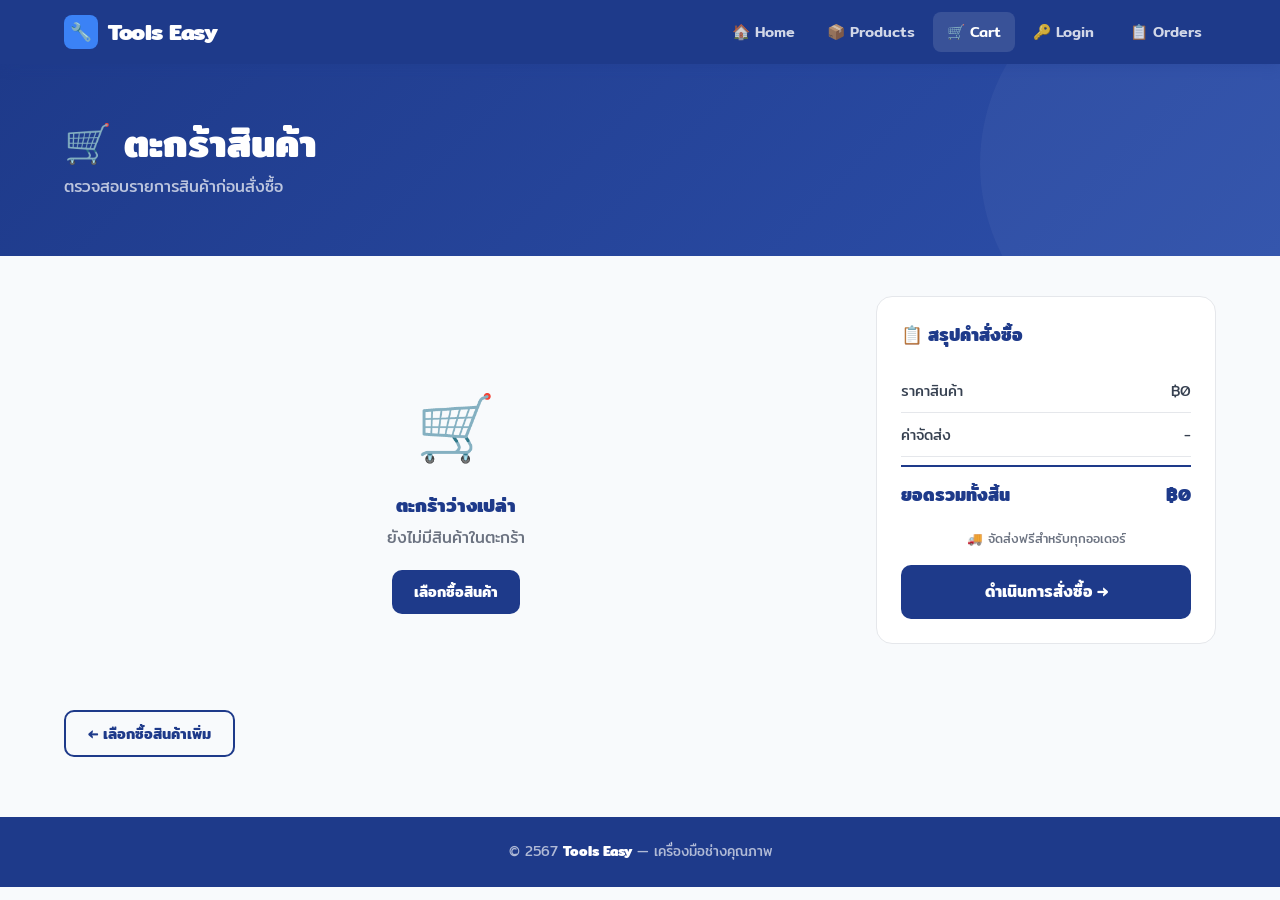
<file: cart.html>
<!DOCTYPE html>
<html lang="th">
<head>
  <!--
    CART PAGE — cart.html
    ─────────────────────────────────────────────────
    INPUT:   LocalStorage cart data, qty buttons, remove buttons
    PROCESS: getCart() → render items → qty +/- → calculateTotal()
    OUTPUT:  Cart item list + Order summary + Total price
    ─────────────────────────────────────────────────
  -->
  <meta charset="UTF-8">
  <meta name="viewport" content="width=device-width, initial-scale=1.0">
  <title>ตะกร้าสินค้า — Tools Easy</title>
  <link rel="stylesheet" href="css/style.css">
</head>
<body>

  <!-- ── NAVBAR ── -->
  <nav class="navbar">
    <div class="container">
      <div class="navbar__inner">
        <a href="index.html" class="navbar__logo">
          <div class="logo-icon">🔧</div>
          Tools Easy
        </a>
        <ul class="navbar__links">
          <li><a href="index.html">🏠 Home</a></li>
          <li><a href="index.html#products">📦 Products</a></li>
          <li>
            <a href="cart.html" class="cart-badge active">
              🛒 Cart
              <span class="badge" id="cart-count" style="display:none">0</span>
            </a>
          </li>
          <li><a href="login.html" id="nav-login">🔑 Login</a></li>
          <li><a href="#" id="nav-logout" style="display:none">🚪 Logout</a></li>
          <li><a href="admin.html">⚙️ Admin</a></li>
          <li><a href="orders.html">📋 Orders</a></li>
        </ul>
        <button class="navbar__hamburger" id="hamburger" aria-label="เมนู">
          <span></span><span></span><span></span>
        </button>
      </div>
    </div>
    <div class="navbar__mobile" id="mobile-nav">
      <a href="index.html">🏠 Home</a>
      <a href="cart.html" class="active">🛒 Cart</a>
      <a href="login.html">🔑 Login</a>
    </div>
  </nav>

  <!-- ── PAGE HEADER ── -->
  <div class="page-header">
    <div class="container">
      <h1>🛒 ตะกร้าสินค้า</h1>
      <p>ตรวจสอบรายการสินค้าก่อนสั่งซื้อ</p>
    </div>
  </div>

  <!-- ── CART CONTENT ── -->
  <div class="container" style="padding-bottom:60px">
    <div class="cart-layout">
      <!-- Cart Items -->
      <div>
        <div id="cart-container">
          <div style="text-align:center;padding:40px;color:var(--gray-light)">กำลังโหลด...</div>
        </div>
        <div style="margin-top:16px">
          <a href="index.html" class="btn btn-outline">← เลือกซื้อสินค้าเพิ่ม</a>
        </div>
      </div>

      <!-- Order Summary -->
      <div>
        <div class="order-summary">
          <div class="order-summary__title">📋 สรุปคำสั่งซื้อ</div>
          <div class="summary-row">
            <span>ราคาสินค้า</span>
            <span id="summary-subtotal">฿0</span>
          </div>
          <div class="summary-row">
            <span>ค่าจัดส่ง</span>
            <span id="summary-shipping">-</span>
          </div>
          <div class="summary-total">
            <span>ยอดรวมทั้งสิ้น</span>
            <span id="summary-total">฿0</span>
          </div>
          <div style="margin-top:16px;font-size:.78rem;color:var(--gray-light);text-align:center;margin-bottom:16px">
            🚚 จัดส่งฟรีสำหรับทุกออเดอร์
          </div>
          <a href="checkout.html" class="btn btn-primary btn-lg btn-block" id="checkout-btn" disabled>
            ดำเนินการสั่งซื้อ →
          </a>
        </div>
      </div>
    </div>
  </div>

  <!-- ── FOOTER ── -->
  <footer>
    <p>&copy; 2567 <strong>Tools Easy</strong> — เครื่องมือช่างคุณภาพ</p>
  </footer>

  <!-- Toast Container -->
  <div class="toast-container" id="toast-container"></div>
  <div class="loading-overlay" id="loading-overlay">
    <div class="spinner"></div>
    <div class="loading-text">กำลังโหลด...</div>
  </div>

  <script src="js/script.js"></script>
</body>
</html>
</file>
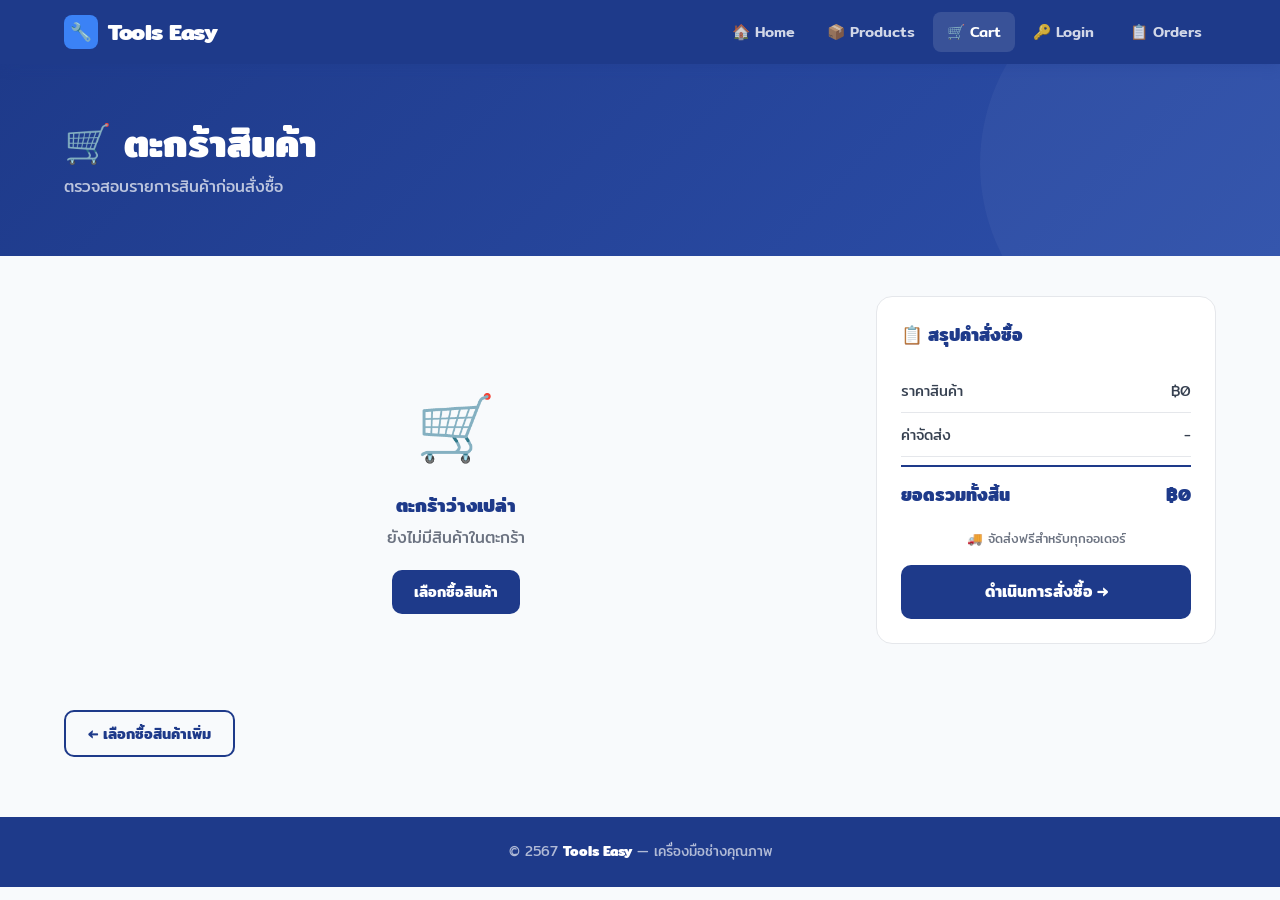
<file: checkout.html>
<!DOCTYPE html>
<html lang="th">

<head>
  <!--
    CHECKOUT PAGE — checkout.html
    ─────────────────────────────────────────────────
    INPUT:   Shipping address, city, phone, payment method
    PROCESS: validate form → checkStock() → showLoading() →
             generateOrderID() → saveOrder() → deductStock() →
             saveCart([]) → redirect
    OUTPUT:  Order saved ใน LocalStorage, redirect ไป orders.html?success=
    ─────────────────────────────────────────────────
  -->
  <meta charset="UTF-8">
  <meta name="viewport" content="width=device-width, initial-scale=1.0">
  <title>ชำระเงิน — Tools Easy</title>
  <link rel="stylesheet" href="css/style.css">
</head>

<body>

  <!-- ── NAVBAR ── -->
  <nav class="navbar">
    <div class="container">
      <div class="navbar__inner">
        <a href="index.html" class="navbar__logo">
          <div class="logo-icon">🔧</div>
          Tools Easy
        </a>
        <ul class="navbar__links">
          <li><a href="index.html">🏠 Home</a></li>
          <li>
            <a href="cart.html" class="cart-badge">
              🛒 Cart
              <span class="badge" id="cart-count" style="display:none">0</span>
            </a>
          </li>
          <li><a href="login.html" id="nav-login">🔑 Login</a></li>
          <li><a href="#" id="nav-logout" style="display:none">🚪 Logout</a></li>
          <li><a href="orders.html">📋 Orders</a></li>
        </ul>
        <button class="navbar__hamburger" id="hamburger" aria-label="เมนู">
          <span></span><span></span><span></span>
        </button>
      </div>
    </div>
    <div class="navbar__mobile" id="mobile-nav">
      <a href="index.html">🏠 Home</a>
      <a href="cart.html">🛒 Cart</a>
    </div>
  </nav>

  <!-- ── PAGE HEADER ── -->
  <div class="page-header">
    <div class="container">
      <h1>💳 ชำระเงิน</h1>
      <p>กรอกข้อมูลจัดส่งและเลือกวิธีชำระเงิน</p>
    </div>
  </div>

  <!-- ── CHECKOUT CONTENT ── -->
  <div class="container" style="padding-bottom:60px">

    <!-- Step indicator -->
    <div style="display:flex;align-items:center;gap:8px;margin-bottom:28px;font-size:.85rem;flex-wrap:wrap">
      <span style="background:#EEF2FF;color:var(--navy);padding:4px 14px;border-radius:100px;font-weight:700">✅
        ตะกร้าสินค้า</span>
      <span style="color:var(--border)">›</span>
      <span style="background:var(--navy);color:#fff;padding:4px 14px;border-radius:100px;font-weight:700">💳
        ชำระเงิน</span>
      <span style="color:var(--border)">›</span>
      <span style="color:var(--gray-light);padding:4px 14px;border-radius:100px;border:1.5px solid var(--border)">🎉
        ยืนยัน</span>
    </div>

    <div class="checkout-layout">
      <!-- Form -->
      <div>
        <form id="checkout-form">
          <!-- Shipping Info -->
          <div class="checkout-form" style="margin-bottom:20px">
            <div class="checkout-section-title">📍 ที่อยู่จัดส่ง</div>
            <div style="display:flex;flex-direction:column;gap:16px">
              <div class="form-group">
                <label class="form-label" for="shipping-address">ที่อยู่ (บ้านเลขที่, ถนน, แขวง/ตำบล)</label>
                <textarea id="shipping-address" class="form-control" rows="2"
                  placeholder="เช่น 123/4 ถ.สุขุมวิท แขวงคลองเตย เขตคลองเตย"></textarea>
                <span class="form-error" id="shipping-address-error"></span>
              </div>
              <div class="form-row">
                <div class="form-group">
                  <label class="form-label" for="shipping-city">จังหวัด</label>
                  <select id="shipping-city" class="form-control">
                    <option value="">-- เลือกจังหวัด --</option>
                    <option value="กรุงเทพมหานคร">กรุงเทพมหานคร</option>
                    <option value="เชียงใหม่">เชียงใหม่</option>
                    <option value="ภูเก็ต">ภูเก็ต</option>
                    <option value="ขอนแก่น">ขอนแก่น</option>
                    <option value="นครราชสีมา">นครราชสีมา</option>
                    <option value="อื่นๆ">อื่นๆ</option>
                  </select>
                  <span class="form-error" id="shipping-city-error"></span>
                </div>
                <div class="form-group">
                  <label class="form-label" for="shipping-phone">เบอร์โทรศัพท์</label>
                  <input type="tel" id="shipping-phone" class="form-control" placeholder="เช่น 081-234-5678">
                  <span class="form-error" id="shipping-phone-error"></span>
                </div>
              </div>
              <div class="form-group">
                <label class="form-label" for="shipping-note">หมายเหตุ (ถ้ามี)</label>
                <input type="text" id="shipping-note" class="form-control"
                  placeholder="เช่น โทรก่อนส่ง / วางหน้าประตูได้">
              </div>
            </div>
          </div>

          <!-- Payment Method -->
          <div class="checkout-form">
            <div class="checkout-section-title">💳 วิธีชำระเงิน</div>
            <div class="payment-options">
              <label class="payment-option">
                <input type="radio" name="payment" value="cod" checked>
                <div class="payment-option__icon">💵</div>
                <div>
                  <div class="payment-option__label">COD</div>
                  <div class="payment-option__sub">ชำระปลายทาง</div>
                </div>
              </label>
              <label class="payment-option">
                <input type="radio" name="payment" value="credit">
                <div class="payment-option__icon">💳</div>
                <div>
                  <div class="payment-option__label">Credit Card</div>
                  <div class="payment-option__sub">บัตรเครดิต/เดบิต</div>
                </div>
              </label>
              <label class="payment-option">
                <input type="radio" name="payment" value="transfer">
                <div class="payment-option__icon">🏦</div>
                <div>
                  <div class="payment-option__label">โอนเงิน</div>
                  <div class="payment-option__sub">ธนาคาร</div>
                </div>
              </label>
              <label class="payment-option">
                <input type="radio" name="payment" value="promptpay">
                <div class="payment-option__icon">📱</div>
                <div>
                  <div class="payment-option__label">PromptPay</div>
                  <div class="payment-option__sub">พร้อมเพย์</div>
                </div>
              </label>
            </div>

            <div style="margin-top:24px">
              <button type="submit" class="btn btn-primary btn-lg btn-block">
                🛍️ ยืนยันคำสั่งซื้อ
              </button>
            </div>
          </div>
        </form>
      </div>

      <!-- Order Review -->
      <div>
        <div class="order-summary" style="position:sticky;top:80px">
          <div class="order-summary__title">📦 สรุปรายการสินค้า</div>
          <div class="checkout-items" id="checkout-items">
            <!-- จะถูก render โดย JavaScript -->
          </div>
          <hr class="divider">
          <div class="summary-row">
            <span>ค่าจัดส่ง</span>
            <span style="color:var(--success);font-weight:600">ฟรี</span>
          </div>
          <div class="summary-total">
            <span>ยอดรวม</span>
            <span id="co-total">฿0</span>
          </div>
          <div style="margin-top:14px;font-size:.78rem;color:var(--gray-light);text-align:center">
            🔒 ข้อมูลของคุณปลอดภัย 100%
          </div>
        </div>
      </div>
    </div>
  </div>

  <!-- ── FOOTER ── -->
  <footer>
    <p>&copy; 2567 <strong>Tools Easy</strong> — เครื่องมือช่างคุณภาพ</p>
  </footer>

  <!-- ── MODALS ── -->
  <!-- Stock Error Modal -->
  <div class="modal-overlay" id="stock-error-modal">
    <div class="modal">
      <div class="modal__header">
        <div class="modal__title">⚠️ สต็อกสินค้าไม่เพียงพอ</div>
        <button class="modal__close">✕</button>
      </div>
      <div class="modal__body">
        <p style="margin-bottom:12px">ไม่สามารถดำเนินการสั่งซื้อได้ เนื่องจาก:</p>
        <ul id="stock-errors"
          style="list-style:disc;padding-left:20px;color:var(--danger);font-size:.88rem;line-height:2"></ul>
        <p style="margin-top:12px">กรุณาปรับจำนวนสินค้าในตะกร้าและลองใหม่อีกครั้ง</p>
      </div>
      <div class="modal__footer">
        <a href="cart.html" class="btn btn-outline">ไปที่ตะกร้า</a>
        <button class="btn btn-primary" onclick="closeModal('stock-error-modal')">ปิด</button>
      </div>
    </div>
  </div>

  <!-- Toast Container -->
  <div class="toast-container" id="toast-container"></div>
  <!-- Loading Overlay -->
  <div class="loading-overlay" id="loading-overlay">
    <div class="spinner"></div>
    <div class="loading-text">กำลังบันทึกคำสั่งซื้อ...</div>
  </div>

  <script src="js/script.js"></script>
</body>

</html>
</file>
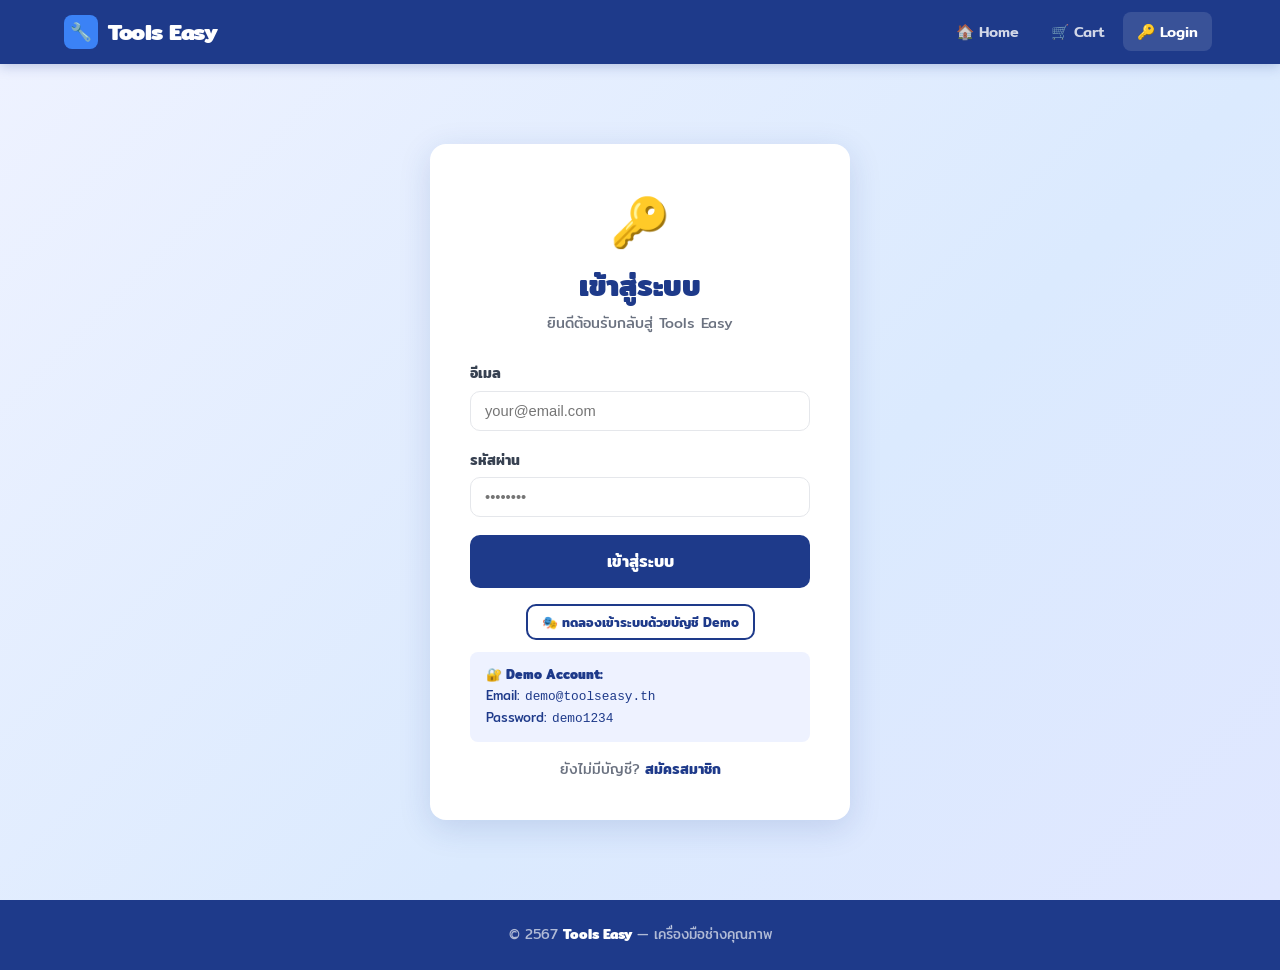
<file: login.html>
<!DOCTYPE html>
<html lang="th">
<head>
  <!--
    LOGIN PAGE — login.html
    ─────────────────────────────────────────────────
    INPUT:   Email, Password
    PROCESS: validateLoginForm() → loginUser() → set session
    OUTPUT:  Session ใน LocalStorage / Error message / Redirect
    ─────────────────────────────────────────────────
  -->
  <meta charset="UTF-8">
  <meta name="viewport" content="width=device-width, initial-scale=1.0">
  <title>เข้าสู่ระบบ — Tools Easy</title>
  <link rel="stylesheet" href="css/style.css">
</head>
<body>

  <!-- ── NAVBAR ── -->
  <nav class="navbar">
    <div class="container">
      <div class="navbar__inner">
        <a href="index.html" class="navbar__logo">
          <div class="logo-icon">🔧</div>
          Tools Easy
        </a>
        <ul class="navbar__links">
          <li><a href="index.html">🏠 Home</a></li>
          <li>
            <a href="cart.html" class="cart-badge">
              🛒 Cart
              <span class="badge" id="cart-count" style="display:none">0</span>
            </a>
          </li>
          <li><a href="login.html" class="active" id="nav-login">🔑 Login</a></li>
          <li><a href="#" id="nav-logout" style="display:none">🚪 Logout</a></li>
        </ul>
        <button class="navbar__hamburger" id="hamburger" aria-label="เมนู">
          <span></span><span></span><span></span>
        </button>
      </div>
    </div>
    <div class="navbar__mobile" id="mobile-nav">
      <a href="index.html">🏠 Home</a>
      <a href="cart.html">🛒 Cart</a>
      <a href="login.html" class="active">🔑 Login</a>
    </div>
  </nav>

  <!-- ── LOGIN FORM ── -->
  <div class="auth-page">
    <div class="auth-card fade-in">
      <div style="text-align:center;font-size:3rem;margin-bottom:8px">🔑</div>
      <h1 class="auth-card__title">เข้าสู่ระบบ</h1>
      <p class="auth-card__sub">ยินดีต้อนรับกลับสู่ Tools Easy</p>

      <form id="login-form">
        <div class="form-group">
          <label class="form-label" for="login-email">อีเมล</label>
          <input type="email" id="login-email" class="form-control" placeholder="your@email.com" autocomplete="email">
          <span class="form-error" id="login-email-error"></span>
        </div>

        <div class="form-group">
          <label class="form-label" for="login-password">รหัสผ่าน</label>
          <input type="password" id="login-password" class="form-control" placeholder="••••••••" autocomplete="current-password">
          <span class="form-error" id="login-password-error"></span>
        </div>

        <button type="submit" class="btn btn-primary btn-lg btn-block">
          เข้าสู่ระบบ
        </button>
      </form>

      <!-- Demo Fill Button -->
      <div style="margin-top:16px;text-align:center">
        <button id="demo-fill" class="btn btn-outline btn-sm" style="font-size:.80rem">
          🎭 ทดลองเข้าระบบด้วยบัญชี Demo
        </button>
      </div>

      <!-- Demo Account Info -->
      <div style="background:#EEF2FF;border-radius:8px;padding:12px 16px;margin-top:12px;font-size:.80rem;color:var(--navy)">
        <strong>🔐 Demo Account:</strong><br>
        Email: <code>demo@toolseasy.th</code><br>
        Password: <code>demo1234</code>
      </div>

      <div class="auth-link">
        ยังไม่มีบัญชี? <a href="register.html">สมัครสมาชิก</a>
      </div>
    </div>
  </div>

  <!-- ── FOOTER ── -->
  <footer>
    <p>&copy; 2567 <strong>Tools Easy</strong> — เครื่องมือช่างคุณภาพ</p>
  </footer>

  <!-- Toast Container -->
  <div class="toast-container" id="toast-container"></div>
  <div class="loading-overlay" id="loading-overlay">
    <div class="spinner"></div>
    <div class="loading-text">กำลังเข้าสู่ระบบ...</div>
  </div>

  <script src="js/script.js"></script>
</body>
</html>
</file>
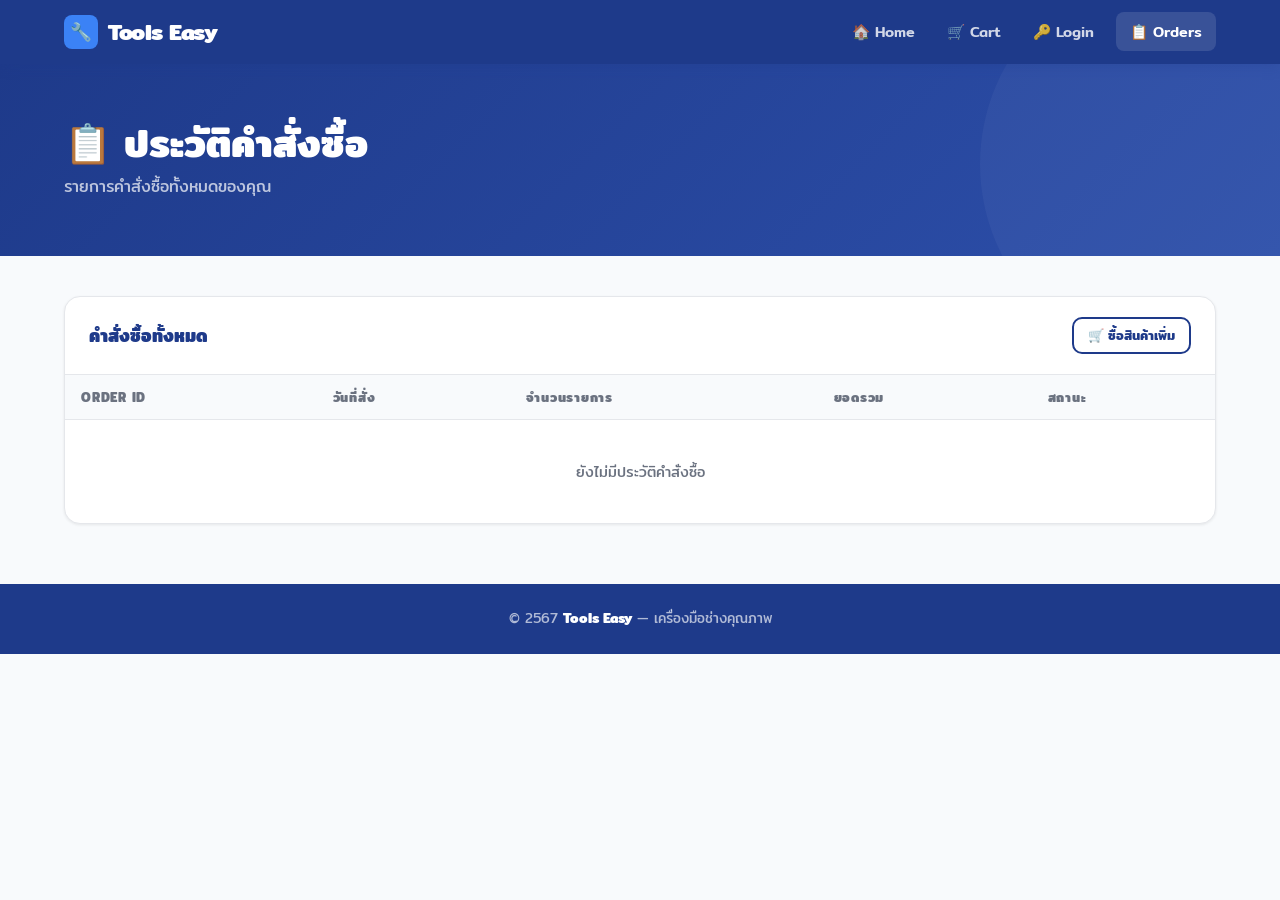
<file: orders.html>
<!DOCTYPE html>
<html lang="th">
<head>
  <!--
    ORDERS PAGE — orders.html
    ─────────────────────────────────────────────────
    INPUT:   URL ?success=ORD-XXXX (จาก checkout) หรือ
             LocalStorage te_orders
    PROCESS: ตรวจสอบ URL param → แสดง success view หรือ order list
             getOrders() → render table
    OUTPUT:  Success card with Order ID / ตาราง Order History
    ─────────────────────────────────────────────────
  -->
  <meta charset="UTF-8">
  <meta name="viewport" content="width=device-width, initial-scale=1.0">
  <title>คำสั่งซื้อ — Tools Easy</title>
  <link rel="stylesheet" href="css/style.css">
</head>
<body>

  <!-- ── NAVBAR ── -->
  <nav class="navbar">
    <div class="container">
      <div class="navbar__inner">
        <a href="index.html" class="navbar__logo">
          <div class="logo-icon">🔧</div>
          Tools Easy
        </a>
        <ul class="navbar__links">
          <li><a href="index.html">🏠 Home</a></li>
          <li>
            <a href="cart.html" class="cart-badge">
              🛒 Cart
              <span class="badge" id="cart-count" style="display:none">0</span>
            </a>
          </li>
          <li><a href="login.html" id="nav-login">🔑 Login</a></li>
          <li><a href="#" id="nav-logout" style="display:none">🚪 Logout</a></li>
          <li><a href="admin.html">⚙️ Admin</a></li>
          <li><a href="orders.html" class="active">📋 Orders</a></li>
        </ul>
        <button class="navbar__hamburger" id="hamburger" aria-label="เมนู">
          <span></span><span></span><span></span>
        </button>
      </div>
    </div>
    <div class="navbar__mobile" id="mobile-nav">
      <a href="index.html">🏠 Home</a>
      <a href="cart.html">🛒 Cart</a>
      <a href="orders.html" class="active">📋 Orders</a>
    </div>
  </nav>

  <!-- ── ORDER SUCCESS VIEW ── -->
  <!-- แสดงเมื่อมี ?success=ORD-XXXX ใน URL -->
  <div id="success-view" style="display:none" class="success-page">
    <div class="success-card fade-in">
      <div class="success-icon">🎉</div>
      <h2>สั่งซื้อสำเร็จ!</h2>
      <p>ขอบคุณที่ไว้วางใจ Tools Easy</p>
      <p>เราจะจัดส่งสินค้าของคุณภายใน 1-3 วันทำการ</p>
      
      <div class="order-id-badge" id="success-order-id">ORD-XXXX</div>
      
      <div style="display:flex;flex-direction:column;gap:6px;font-size:.88rem;color:var(--gray-light);margin-bottom:24px">
        <div>💰 ยอดรวม: <strong id="success-total" style="color:var(--navy)">-</strong></div>
        <div>📅 วันที่สั่ง: <strong id="success-date" style="color:var(--navy)">-</strong></div>
      </div>

      <div style="display:flex;gap:12px;flex-wrap:wrap;justify-content:center">
        <a href="orders.html" class="btn btn-outline">📋 ดูประวัติคำสั่งซื้อ</a>
        <a href="index.html" class="btn btn-primary">🛒 ซื้อสินค้าต่อ</a>
      </div>
    </div>
  </div>

  <!-- ── ORDER HISTORY VIEW ── -->
  <!-- แสดงรายการ Order ทั้งหมด -->
  <div id="orders-view" style="display:none">
    <div class="page-header">
      <div class="container">
        <h1>📋 ประวัติคำสั่งซื้อ</h1>
        <p>รายการคำสั่งซื้อทั้งหมดของคุณ</p>
      </div>
    </div>

    <div class="container" style="padding-bottom:60px">
      <div class="card" style="overflow:hidden">
        <div style="padding:20px 24px;border-bottom:1px solid var(--border);display:flex;align-items:center;justify-content:space-between;flex-wrap:wrap;gap:10px">
          <h2 style="font-size:1.1rem;font-weight:700;color:var(--navy)">คำสั่งซื้อทั้งหมด</h2>
          <a href="index.html" class="btn btn-outline btn-sm">🛒 ซื้อสินค้าเพิ่ม</a>
        </div>
        <div style="overflow-x:auto">
          <table class="orders-table">
            <thead>
              <tr>
                <th>Order ID</th>
                <th>วันที่สั่ง</th>
                <th>จำนวนรายการ</th>
                <th>ยอดรวม</th>
                <th>สถานะ</th>
              </tr>
            </thead>
            <tbody id="orders-tbody">
              <tr><td colspan="5" style="text-align:center;padding:40px;color:var(--gray-light)">กำลังโหลด...</td></tr>
            </tbody>
          </table>
        </div>
      </div>
    </div>
  </div>

  <!-- ── FOOTER ── -->
  <footer>
    <p>&copy; 2567 <strong>Tools Easy</strong> — เครื่องมือช่างคุณภาพ</p>
  </footer>

  <!-- Toast Container -->
  <div class="toast-container" id="toast-container"></div>
  <div class="loading-overlay" id="loading-overlay">
    <div class="spinner"></div>
    <div class="loading-text">กำลังโหลด...</div>
  </div>

  <script src="js/script.js"></script>
</body>
</html>
</file>
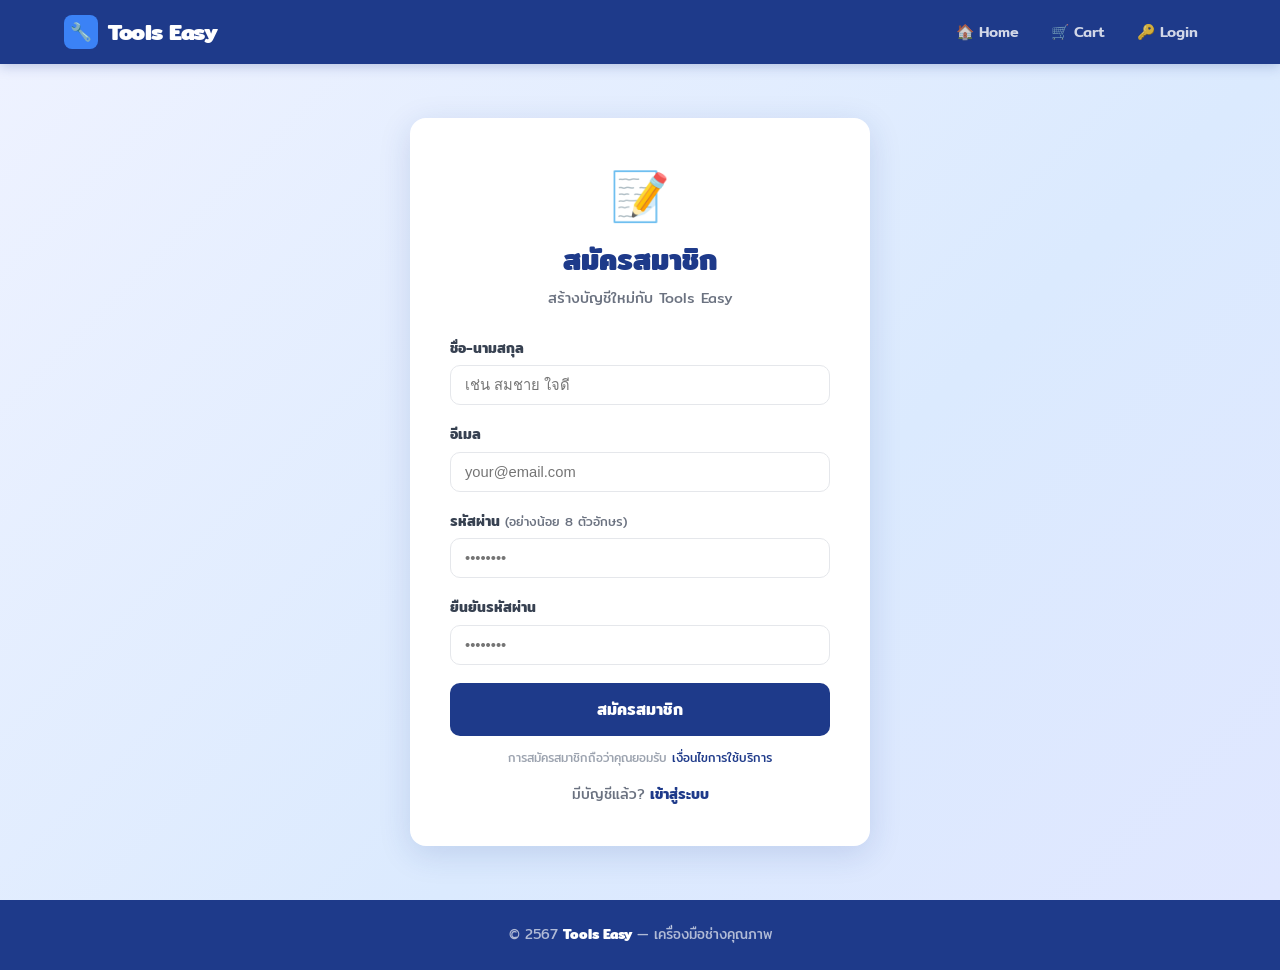
<file: register.html>
<!DOCTYPE html>
<html lang="th">
<head>
  <!--
    REGISTER PAGE — register.html
    ─────────────────────────────────────────────────
    INPUT:   Name, Email, Password, Confirm Password
    PROCESS: validateRegisterForm() → ตรวจสอบ email ซ้ำ →
             registerUser() → บันทึกลง LocalStorage
    OUTPUT:  User ใน LocalStorage / Error messages / Redirect to login
    ─────────────────────────────────────────────────
  -->
  <meta charset="UTF-8">
  <meta name="viewport" content="width=device-width, initial-scale=1.0">
  <title>สมัครสมาชิก — Tools Easy</title>
  <link rel="stylesheet" href="css/style.css">
</head>
<body>

  <!-- ── NAVBAR ── -->
  <nav class="navbar">
    <div class="container">
      <div class="navbar__inner">
        <a href="index.html" class="navbar__logo">
          <div class="logo-icon">🔧</div>
          Tools Easy
        </a>
        <ul class="navbar__links">
          <li><a href="index.html">🏠 Home</a></li>
          <li>
            <a href="cart.html" class="cart-badge">
              🛒 Cart
              <span class="badge" id="cart-count" style="display:none">0</span>
            </a>
          </li>
          <li><a href="login.html" id="nav-login">🔑 Login</a></li>
          <li><a href="#" id="nav-logout" style="display:none">🚪 Logout</a></li>
        </ul>
        <button class="navbar__hamburger" id="hamburger" aria-label="เมนู">
          <span></span><span></span><span></span>
        </button>
      </div>
    </div>
    <div class="navbar__mobile" id="mobile-nav">
      <a href="index.html">🏠 Home</a>
      <a href="login.html">🔑 Login</a>
    </div>
  </nav>

  <!-- ── REGISTER FORM ── -->
  <div class="auth-page">
    <div class="auth-card fade-in" style="max-width:460px">
      <div style="text-align:center;font-size:3rem;margin-bottom:8px">📝</div>
      <h1 class="auth-card__title">สมัครสมาชิก</h1>
      <p class="auth-card__sub">สร้างบัญชีใหม่กับ Tools Easy</p>

      <form id="register-form">
        <div class="form-group">
          <label class="form-label" for="reg-name">ชื่อ-นามสกุล</label>
          <input type="text" id="reg-name" class="form-control" placeholder="เช่น สมชาย ใจดี" autocomplete="name">
          <span class="form-error" id="reg-name-error"></span>
        </div>

        <div class="form-group">
          <label class="form-label" for="reg-email">อีเมล</label>
          <input type="email" id="reg-email" class="form-control" placeholder="your@email.com" autocomplete="email">
          <span class="form-error" id="reg-email-error"></span>
        </div>

        <div class="form-group">
          <label class="form-label" for="reg-password">
            รหัสผ่าน
            <span style="font-weight:400;color:var(--gray-light);font-size:.78rem">(อย่างน้อย 8 ตัวอักษร)</span>
          </label>
          <input type="password" id="reg-password" class="form-control" placeholder="••••••••" autocomplete="new-password">
          <span class="form-error" id="reg-password-error"></span>
        </div>

        <div class="form-group">
          <label class="form-label" for="reg-confirm">ยืนยันรหัสผ่าน</label>
          <input type="password" id="reg-confirm" class="form-control" placeholder="••••••••" autocomplete="new-password">
          <span class="form-error" id="reg-confirm-error"></span>
        </div>

        <!-- Password strength indicator -->
        <div id="password-strength" style="display:none">
          <div style="font-size:.75rem;font-weight:600;margin-bottom:4px;color:var(--gray-light)">ความแข็งแกร่งของรหัสผ่าน:</div>
          <div style="height:4px;border-radius:2px;background:var(--border);overflow:hidden">
            <div id="strength-bar" style="height:100%;width:0;transition:width .3s,background .3s"></div>
          </div>
          <div id="strength-label" style="font-size:.75rem;margin-top:4px;color:var(--gray-light)"></div>
        </div>

        <button type="submit" class="btn btn-primary btn-lg btn-block">
          สมัครสมาชิก
        </button>
      </form>

      <!-- Terms note -->
      <p style="font-size:.75rem;color:var(--gray-muted);text-align:center;margin-top:12px">
        การสมัครสมาชิกถือว่าคุณยอมรับ <a href="#" style="color:var(--navy)">เงื่อนไขการใช้บริการ</a>
      </p>

      <div class="auth-link">
        มีบัญชีแล้ว? <a href="login.html">เข้าสู่ระบบ</a>
      </div>
    </div>
  </div>

  <!-- ── FOOTER ── -->
  <footer>
    <p>&copy; 2567 <strong>Tools Easy</strong> — เครื่องมือช่างคุณภาพ</p>
  </footer>

  <!-- Toast Container -->
  <div class="toast-container" id="toast-container"></div>
  <div class="loading-overlay" id="loading-overlay">
    <div class="spinner"></div>
    <div class="loading-text">กำลังสมัครสมาชิก...</div>
  </div>

  <script src="js/script.js"></script>
  <script>
    /* ── Password Strength Indicator ── */
    document.getElementById('reg-password').addEventListener('input', function() {
      const val = this.value;
      const bar = document.getElementById('strength-bar');
      const label = document.getElementById('strength-label');
      const wrapper = document.getElementById('password-strength');

      if (!val) { wrapper.style.display = 'none'; return; }
      wrapper.style.display = 'block';

      let score = 0;
      if (val.length >= 8)  score++;
      if (val.length >= 12) score++;
      if (/[A-Z]/.test(val)) score++;
      if (/[0-9]/.test(val)) score++;
      if (/[^A-Za-z0-9]/.test(val)) score++;

      const levels = [
        { pct: 20, color: '#EF4444', text: 'อ่อนมาก' },
        { pct: 40, color: '#F59E0B', text: 'อ่อน' },
        { pct: 60, color: '#FBBF24', text: 'ปานกลาง' },
        { pct: 80, color: '#34D399', text: 'แข็งแกร่ง' },
        { pct: 100, color: '#10B981', text: 'แข็งแกร่งมาก' },
      ];
      const level = levels[Math.min(score - 1, 4)] || levels[0];
      bar.style.width  = level.pct + '%';
      bar.style.background = level.color;
      label.textContent = level.text;
      label.style.color = level.color;
    });
  </script>
</body>
</html>
</file>
<file: css/style.css>
/* ============================================================
   Tools Easy - E-Commerce Platform
   Main Stylesheet
   
   Design System:
   - Primary:  Navy Blue (#1E3A8A)
   - Secondary: Gray (#374151)
   - Accent:   Steel Blue (#3B82F6)
   - Background: #F8FAFC
   - Font: 'Barlow' (display) + 'DM Sans' (body)
   ============================================================ */

/* ── Google Fonts ── */
@import url('https://fonts.googleapis.com/css2?family=Mitr:wght@300;400;500;600;700&display=swap');

/* ── CSS Variables ── */
:root {
  --navy:       #1E3A8A;
  --navy-dark:  #162C6E;
  --navy-light: #2D4FAA;
  --gray:       #374151;
  --gray-light: #6B7280;
  --gray-muted: #9CA3AF;
  --white:      #FFFFFF;
  --bg:         #F8FAFC;
  --bg-card:    #FFFFFF;
  --border:     #E5E7EB;
  --accent:     #3B82F6;
  --success:    #10B981;
  --danger:     #EF4444;
  --warning:    #F59E0B;

  --shadow-sm:  0 1px 3px rgba(0,0,0,0.08);
  --shadow-md:  0 4px 16px rgba(30,58,138,0.10);
  --shadow-lg:  0 8px 32px rgba(30,58,138,0.15);

  --radius:     10px;
  --radius-lg:  16px;
  --transition: 0.22s ease;
}

/* ── Reset & Base ── */
*, *::before, *::after { box-sizing: border-box; margin: 0; padding: 0; }
html { scroll-behavior: smooth; }
body {
  font-family: 'Mitr', sans-serif;
  background: var(--bg);
  color: var(--gray);
  min-height: 100vh;
  line-height: 1.6;
}
img { max-width: 100%; display: block; }
a { color: inherit; text-decoration: none; }
ul { list-style: none; }

/* ── Typography ── */
h1, h2, h3, h4 {
  font-family: 'Mitr', sans-serif;
  color: var(--navy);
  line-height: 1.2;
}

/* ── Container ── */
.container {
  max-width: 1200px;
  margin: 0 auto;
  padding: 0 24px;
}

/* ============================================================
   NAVBAR
   ============================================================ */
.navbar {
  background: var(--navy);
  position: sticky;
  top: 0;
  z-index: 1000;
  box-shadow: 0 2px 12px rgba(30,58,138,0.25);
}
.navbar__inner {
  display: flex;
  align-items: center;
  justify-content: space-between;
  height: 64px;
}
.navbar__logo {
  font-family: 'Mitr', sans-serif;
  font-weight: 800;
  font-size: 1.4rem;
  color: var(--white);
  display: flex;
  align-items: center;
  gap: 10px;
  letter-spacing: -0.5px;
}
.navbar__logo .logo-icon {
  background: var(--accent);
  width: 34px; height: 34px;
  border-radius: 8px;
  display: flex; align-items: center; justify-content: center;
  font-size: 1.1rem;
}
.navbar__links {
  display: flex;
  align-items: center;
  gap: 4px;
}
.navbar__links a {
  color: rgba(255,255,255,0.80);
  padding: 8px 14px;
  border-radius: 8px;
  font-weight: 500;
  font-size: 0.92rem;
  transition: background var(--transition), color var(--transition);
}
.navbar__links a:hover, .navbar__links a.active {
  background: rgba(255,255,255,0.12);
  color: var(--white);
}
.cart-badge {
  position: relative;
  display: inline-flex;
  align-items: center;
  gap: 6px;
}
.cart-badge .badge {
  background: var(--accent);
  color: #fff;
  font-size: 0.68rem;
  font-weight: 700;
  min-width: 18px; height: 18px;
  border-radius: 50%;
  display: inline-flex;
  align-items: center;
  justify-content: center;
  padding: 0 4px;
}
/* hamburger */
.navbar__hamburger {
  display: none;
  flex-direction: column;
  gap: 5px;
  cursor: pointer;
  padding: 8px;
}
.navbar__hamburger span {
  display: block;
  width: 22px; height: 2px;
  background: var(--white);
  border-radius: 2px;
  transition: var(--transition);
}
.navbar__mobile {
  display: none;
  flex-direction: column;
  background: var(--navy-dark);
  padding: 12px 24px 16px;
}
.navbar__mobile.open { display: flex; }
.navbar__mobile a {
  color: rgba(255,255,255,0.80);
  padding: 10px 0;
  border-bottom: 1px solid rgba(255,255,255,0.08);
  font-weight: 500;
}
.navbar__mobile a:last-child { border-bottom: none; }

/* ============================================================
   BUTTONS
   ============================================================ */
.btn {
  display: inline-flex;
  align-items: center;
  justify-content: center;
  gap: 8px;
  padding: 10px 22px;
  border-radius: var(--radius);
  font-family: 'Mitr', sans-serif;
  font-weight: 600;
  font-size: 0.92rem;
  border: none;
  cursor: pointer;
  transition: all var(--transition);
  white-space: nowrap;
}
.btn:disabled { opacity: 0.55; cursor: not-allowed; }
.btn-primary {
  background: var(--navy);
  color: var(--white);
}
.btn-primary:hover:not(:disabled) {
  background: var(--navy-light);
  box-shadow: 0 4px 12px rgba(30,58,138,0.30);
  transform: translateY(-1px);
}
.btn-accent {
  background: var(--accent);
  color: var(--white);
}
.btn-accent:hover:not(:disabled) {
  background: #2563EB;
  box-shadow: 0 4px 12px rgba(59,130,246,0.35);
  transform: translateY(-1px);
}
.btn-outline {
  background: transparent;
  border: 2px solid var(--navy);
  color: var(--navy);
}
.btn-outline:hover:not(:disabled) {
  background: var(--navy);
  color: var(--white);
}
.btn-danger {
  background: var(--danger);
  color: var(--white);
}
.btn-danger:hover:not(:disabled) { background: #DC2626; }
.btn-sm { padding: 6px 14px; font-size: 0.82rem; }
.btn-lg { padding: 14px 32px; font-size: 1rem; }
.btn-block { width: 100%; }

/* ============================================================
   TRADE SPECIALIZATION CARDS
   ============================================================ */
.trades-section {
  background: var(--white);
  border-bottom: 1px solid var(--border);
  padding: 48px 0;
}
.trades-grid {
  display: grid;
  grid-template-columns: repeat(auto-fill, minmax(180px, 1fr));
  gap: 16px;
}
.trade-card {
  background: var(--white);
  border: 2px solid var(--border);
  border-radius: var(--radius-lg);
  padding: 22px 16px;
  text-align: center;
  cursor: pointer;
  transition: all var(--transition);
  position: relative;
  overflow: hidden;
}
.trade-card::before {
  content: '';
  position: absolute;
  inset: 0;
  background: var(--trade-bg, #EEF2FF);
  opacity: 0;
  transition: opacity var(--transition);
}
.trade-card:hover, .trade-card.active {
  border-color: var(--trade-color, var(--navy));
  transform: translateY(-3px);
  box-shadow: 0 8px 24px rgba(0,0,0,0.10);
}
.trade-card:hover::before, .trade-card.active::before { opacity: 1; }
.trade-card__icon {
  font-size: 2.4rem;
  margin-bottom: 10px;
  position: relative;
  display: block;
  line-height: 1;
}
.trade-card__name {
  font-family: 'Barlow', sans-serif;
  font-weight: 700;
  font-size: 0.92rem;
  color: var(--navy);
  position: relative;
  line-height: 1.3;
  margin-bottom: 6px;
}
.trade-card__tools {
  font-size: 0.72rem;
  color: var(--gray-light);
  position: relative;
  line-height: 1.5;
  display: -webkit-box;
  -webkit-line-clamp: 2;
  -webkit-box-orient: vertical;
  overflow: hidden;
}
.trade-card.active .trade-card__name { color: var(--trade-color, var(--navy)); }

/* Active indicator dot */
.trade-card.active::after {
  content: '✓';
  position: absolute;
  top: 8px; right: 10px;
  font-size: 0.70rem;
  font-weight: 800;
  color: var(--trade-color, var(--navy));
  background: var(--trade-bg, #EEF2FF);
  width: 18px; height: 18px;
  border-radius: 50%;
  display: flex; align-items: center; justify-content: center;
  border: 1.5px solid var(--trade-color, var(--navy));
}

/* Trade Tags on Product Cards */
.trade-tags {
  display: flex;
  flex-wrap: wrap;
  gap: 4px;
  margin: 4px 0;
}
.trade-tag {
  display: inline-block;
  font-size: 0.70rem;
  font-weight: 600;
  padding: 2px 8px;
  border-radius: 100px;
  white-space: nowrap;
}

/* ── Active trade banner ── */
.trade-banner {
  background: linear-gradient(90deg, var(--navy) 0%, var(--navy-light) 100%);
  border-radius: var(--radius);
  padding: 16px 20px;
  margin-bottom: 20px;
  display: flex;
  align-items: center;
  justify-content: space-between;
  flex-wrap: wrap;
  gap: 12px;
}
.trade-banner__left { display: flex; align-items: center; gap: 12px; }
.trade-banner__icon { font-size: 2rem; }
.trade-banner__name { color: var(--white); font-family: 'Barlow', sans-serif; font-size: 1.1rem; font-weight: 700; }
.trade-banner__desc { color: rgba(255,255,255,0.70); font-size: 0.82rem; margin-top: 2px; }

/* Search Box */
.search-box {
  position: relative;
  max-width: 340px;
}
.search-box input {
  width: 100%;
  padding: 10px 14px 10px 38px;
  border: 1.5px solid var(--border);
  border-radius: var(--radius);
  font-family: 'DM Sans', sans-serif;
  font-size: 0.88rem;
  background: var(--white);
  transition: border-color var(--transition);
}
.search-box input:focus {
  outline: none;
  border-color: var(--navy);
  box-shadow: 0 0 0 3px rgba(30,58,138,0.10);
}
.search-box__icon {
  position: absolute;
  left: 12px; top: 50%;
  transform: translateY(-50%);
  color: var(--gray-muted);
  font-size: 1rem;
  pointer-events: none;
}

@media (max-width: 768px) {
  .trades-grid { grid-template-columns: repeat(auto-fill, minmax(140px, 1fr)); gap: 12px; }
  .trade-card { padding: 16px 12px; }
  .trade-card__icon { font-size: 2rem; }
}
@media (max-width: 480px) {
  .trades-grid { grid-template-columns: repeat(2, 1fr); }
}

/* ============================================================
   CARDS
   ============================================================ */
.card {
  background: var(--bg-card);
  border-radius: var(--radius-lg);
  box-shadow: var(--shadow-sm);
  border: 1px solid var(--border);
  overflow: hidden;
  transition: box-shadow var(--transition), transform var(--transition);
}
.card:hover {
  box-shadow: var(--shadow-lg);
  transform: translateY(-3px);
}

/* ── Product Card ── */
.product-card { display: flex; flex-direction: column; }
.product-card__img {
  width: 100%; height: 200px;
  object-fit: cover;
  background: #EEF2FF;
}
.product-card__img-placeholder {
  width: 100%; height: 200px;
  background: linear-gradient(135deg, #EEF2FF 0%, #DBEAFE 100%);
  display: flex; align-items: center; justify-content: center;
  font-size: 3rem; color: var(--navy);
}
.product-card__body {
  padding: 18px;
  flex: 1;
  display: flex;
  flex-direction: column;
  gap: 10px;
}
.product-card__category {
  font-size: 0.72rem;
  font-weight: 600;
  text-transform: uppercase;
  letter-spacing: 0.08em;
  color: var(--accent);
}
.product-card__name {
  font-family: 'Barlow', sans-serif;
  font-size: 1.05rem;
  font-weight: 700;
  color: var(--navy);
  line-height: 1.3;
}
.product-card__price {
  font-size: 1.2rem;
  font-weight: 700;
  color: var(--navy);
}
.product-card__price span { font-size: 0.85rem; font-weight: 400; color: var(--gray-light); }
.product-card__stock {
  font-size: 0.80rem;
  color: var(--gray-light);
}
.product-card__stock.low { color: var(--warning); }
.product-card__stock.out { color: var(--danger); }
.product-card__footer {
  padding: 14px 18px;
  border-top: 1px solid var(--border);
}

/* ── Product Grid ── */
.product-grid {
  display: grid;
  grid-template-columns: repeat(auto-fill, minmax(260px, 1fr));
  gap: 24px;
}

/* ============================================================
   FORMS
   ============================================================ */
.form-group { display: flex; flex-direction: column; gap: 6px; }
.form-label {
  font-size: 0.88rem;
  font-weight: 600;
  color: var(--gray);
}
.form-control {
  padding: 11px 14px;
  border: 1.5px solid var(--border);
  border-radius: var(--radius);
  font-family: 'DM Sans', sans-serif;
  font-size: 0.92rem;
  color: var(--gray);
  background: var(--white);
  transition: border-color var(--transition), box-shadow var(--transition);
  width: 100%;
}
.form-control:focus {
  outline: none;
  border-color: var(--navy);
  box-shadow: 0 0 0 3px rgba(30,58,138,0.10);
}
.form-control.error { border-color: var(--danger); }
.form-error {
  font-size: 0.80rem;
  color: var(--danger);
  display: none;
}
.form-error.show { display: block; }
.form-row {
  display: grid;
  grid-template-columns: 1fr 1fr;
  gap: 16px;
}

/* Auth Card */
.auth-page {
  min-height: calc(100vh - 64px);
  display: flex;
  align-items: center;
  justify-content: center;
  padding: 40px 24px;
  background: linear-gradient(135deg, #EEF2FF 0%, #DBEAFE 60%, #E0E7FF 100%);
}
.auth-card {
  background: var(--white);
  border-radius: var(--radius-lg);
  box-shadow: var(--shadow-lg);
  padding: 40px;
  width: 100%;
  max-width: 420px;
}
.auth-card__title {
  text-align: center;
  margin-bottom: 8px;
  font-size: 1.8rem;
}
.auth-card__sub {
  text-align: center;
  color: var(--gray-light);
  font-size: 0.90rem;
  margin-bottom: 28px;
}
.auth-card form { display: flex; flex-direction: column; gap: 18px; }
.auth-link { text-align: center; font-size: 0.88rem; color: var(--gray-light); margin-top: 16px; }
.auth-link a { color: var(--navy); font-weight: 600; }

/* ============================================================
   HERO / PAGE HEADER
   ============================================================ */
.page-header {
  background: linear-gradient(135deg, var(--navy) 0%, var(--navy-light) 100%);
  padding: 56px 0;
  margin-bottom: 40px;
  position: relative;
  overflow: hidden;
}
.page-header::after {
  content: '';
  position: absolute;
  right: -100px; top: -100px;
  width: 400px; height: 400px;
  border-radius: 50%;
  background: rgba(255,255,255,0.04);
}
.page-header h1 {
  color: var(--white);
  font-size: 2.4rem;
  font-weight: 800;
}
.page-header p { color: rgba(255,255,255,0.70); margin-top: 8px; font-size: 1rem; }

/* Hero (Home) */
.hero {
  background: linear-gradient(135deg, var(--navy) 0%, var(--navy-light) 60%, #1D4ED8 100%);
  padding: 80px 0;
  position: relative;
  overflow: hidden;
}
.hero::before {
  content: '🔧';
  position: absolute;
  right: 10%;
  top: 50%;
  transform: translateY(-50%);
  font-size: 10rem;
  opacity: 0.08;
}
.hero__content { max-width: 580px; }
.hero__badge {
  display: inline-block;
  background: rgba(59,130,246,0.25);
  color: #93C5FD;
  font-size: 0.78rem;
  font-weight: 700;
  letter-spacing: 0.1em;
  text-transform: uppercase;
  padding: 5px 14px;
  border-radius: 100px;
  margin-bottom: 18px;
  border: 1px solid rgba(59,130,246,0.30);
}
.hero h1 {
  color: var(--white);
  font-size: 3rem;
  font-weight: 800;
  line-height: 1.12;
  margin-bottom: 16px;
}
.hero p {
  color: rgba(255,255,255,0.72);
  font-size: 1.08rem;
  margin-bottom: 32px;
}
.hero__actions { display: flex; gap: 12px; flex-wrap: wrap; }

/* ============================================================
   SECTIONS
   ============================================================ */
.section { padding: 60px 0; }
.section__header {
  display: flex;
  align-items: flex-end;
  justify-content: space-between;
  margin-bottom: 32px;
  flex-wrap: wrap;
  gap: 12px;
}
.section__title { font-size: 1.7rem; font-weight: 800; }
.section__sub { color: var(--gray-light); font-size: 0.90rem; margin-top: 4px; }

/* Filter Bar */
.filter-bar {
  display: flex;
  gap: 8px;
  flex-wrap: wrap;
  margin-bottom: 28px;
}
.filter-btn {
  padding: 7px 18px;
  border: 1.5px solid var(--border);
  border-radius: 100px;
  background: var(--white);
  font-size: 0.85rem;
  font-weight: 500;
  cursor: pointer;
  transition: all var(--transition);
  color: var(--gray);
}
.filter-btn:hover, .filter-btn.active {
  border-color: var(--navy);
  background: var(--navy);
  color: var(--white);
}

.filter-toggle {
  padding: 7px 16px;
  border: 1.5px dashed var(--navy-light);
  border-radius: 100px;
  background: #EFF6FF;
  font-size: 0.82rem;
  font-weight: 500;
  cursor: pointer;
  transition: all var(--transition);
  color: var(--navy);
}

.filter-toggle:hover {
  background: var(--navy);
  border-style: solid;
  color: var(--white);
}

/* ============================================================
   CART PAGE
   ============================================================ */
.cart-layout {
  display: grid;
  grid-template-columns: 1fr 340px;
  gap: 28px;
  align-items: start;
}
.cart-table {
  background: var(--white);
  border-radius: var(--radius-lg);
  border: 1px solid var(--border);
  overflow: hidden;
}
.cart-table__head {
  display: grid;
  grid-template-columns: 2fr 1fr 1fr 1fr 40px;
  padding: 14px 20px;
  background: #F8FAFC;
  border-bottom: 1px solid var(--border);
  font-size: 0.80rem;
  font-weight: 700;
  text-transform: uppercase;
  letter-spacing: 0.06em;
  color: var(--gray-light);
}
.cart-item {
  display: grid;
  grid-template-columns: 2fr 1fr 1fr 1fr 40px;
  padding: 18px 20px;
  border-bottom: 1px solid var(--border);
  align-items: center;
  animation: fadeIn 0.3s ease;
}
.cart-item:last-child { border-bottom: none; }
.cart-item__info { display: flex; align-items: center; gap: 14px; }
.cart-item__img {
  width: 56px; height: 56px;
  border-radius: 8px;
  object-fit: cover;
  background: #EEF2FF;
  display: flex; align-items: center; justify-content: center;
  font-size: 1.5rem;
  flex-shrink: 0;
}
.cart-item__name { font-weight: 600; font-size: 0.92rem; color: var(--navy); }
.cart-item__cat { font-size: 0.78rem; color: var(--gray-light); }
.qty-control {
  display: flex;
  align-items: center;
  gap: 8px;
}
.qty-btn {
  width: 28px; height: 28px;
  border: 1.5px solid var(--border);
  border-radius: 6px;
  background: var(--white);
  font-size: 1rem;
  cursor: pointer;
  display: flex; align-items: center; justify-content: center;
  transition: all var(--transition);
  color: var(--gray);
}
.qty-btn:hover { border-color: var(--navy); color: var(--navy); }
.qty-val { font-weight: 700; min-width: 24px; text-align: center; }
.cart-price { font-weight: 700; color: var(--navy); }
.btn-remove {
  background: none;
  border: none;
  cursor: pointer;
  color: var(--gray-light);
  padding: 6px;
  border-radius: 6px;
  transition: all var(--transition);
  font-size: 1.1rem;
}
.btn-remove:hover { background: #FEE2E2; color: var(--danger); }

/* Order Summary */
.order-summary {
  background: var(--white);
  border-radius: var(--radius-lg);
  border: 1px solid var(--border);
  padding: 24px;
  position: sticky;
  top: 80px;
}
.order-summary__title {
  font-size: 1.1rem;
  font-weight: 700;
  margin-bottom: 20px;
  color: var(--navy);
}
.summary-row {
  display: flex;
  justify-content: space-between;
  padding: 10px 0;
  border-bottom: 1px solid var(--border);
  font-size: 0.90rem;
}
.summary-row:last-of-type { border-bottom: none; }
.summary-total {
  display: flex;
  justify-content: space-between;
  padding: 14px 0 4px;
  border-top: 2px solid var(--navy);
  margin-top: 8px;
  font-weight: 700;
  font-size: 1.1rem;
  color: var(--navy);
}
.cart-empty {
  text-align: center;
  padding: 80px 20px;
  color: var(--gray-light);
}
.cart-empty .icon { font-size: 4rem; margin-bottom: 16px; }
.cart-empty h3 { color: var(--navy); margin-bottom: 8px; }

/* ============================================================
   CHECKOUT PAGE
   ============================================================ */
.checkout-layout {
  display: grid;
  grid-template-columns: 1fr 360px;
  gap: 28px;
  align-items: start;
}
.checkout-form {
  background: var(--white);
  border-radius: var(--radius-lg);
  border: 1px solid var(--border);
  padding: 28px;
}
.checkout-section-title {
  font-size: 1rem;
  font-weight: 700;
  color: var(--navy);
  margin-bottom: 18px;
  padding-bottom: 10px;
  border-bottom: 2px solid var(--border);
  display: flex;
  align-items: center;
  gap: 8px;
}
.payment-options {
  display: grid;
  grid-template-columns: 1fr 1fr;
  gap: 12px;
}
.payment-option {
  border: 2px solid var(--border);
  border-radius: var(--radius);
  padding: 14px;
  cursor: pointer;
  transition: all var(--transition);
  display: flex;
  align-items: center;
  gap: 10px;
}
.payment-option input[type="radio"] { display: none; }
.payment-option:has(input:checked) {
  border-color: var(--navy);
  background: #EEF2FF;
}
.payment-option__icon { font-size: 1.5rem; }
.payment-option__label { font-size: 0.88rem; font-weight: 600; color: var(--navy); }
.payment-option__sub { font-size: 0.75rem; color: var(--gray-light); }

/* Order Review */
.checkout-items { display: flex; flex-direction: column; gap: 12px; margin-bottom: 16px; }
.checkout-item {
  display: flex;
  align-items: center;
  gap: 12px;
  font-size: 0.88rem;
}
.checkout-item__img {
  width: 44px; height: 44px;
  border-radius: 8px;
  background: #EEF2FF;
  display: flex; align-items: center; justify-content: center;
  font-size: 1.2rem;
  flex-shrink: 0;
}
.checkout-item__info { flex: 1; }
.checkout-item__name { font-weight: 600; }
.checkout-item__qty { color: var(--gray-light); font-size: 0.80rem; }
.checkout-item__price { font-weight: 700; color: var(--navy); }

/* ============================================================
   PRODUCT DETAIL PAGE
   ============================================================ */
.product-detail {
  display: grid;
  grid-template-columns: 1fr 1fr;
  gap: 48px;
  align-items: start;
  padding: 48px 0;
}
.product-detail__gallery {
  border-radius: var(--radius-lg);
  overflow: hidden;
  border: 1px solid var(--border);
  aspect-ratio: 1;
  background: linear-gradient(135deg, #EEF2FF 0%, #DBEAFE 100%);
  display: flex; align-items: center; justify-content: center;
  font-size: 8rem;
}
.product-detail__info { display: flex; flex-direction: column; gap: 16px; }
.product-detail__category {
  font-size: 0.80rem;
  font-weight: 700;
  text-transform: uppercase;
  letter-spacing: 0.1em;
  color: var(--accent);
}
.product-detail__name { font-size: 2rem; font-weight: 800; line-height: 1.2; }
.product-detail__price { font-size: 2rem; font-weight: 800; color: var(--navy); }
.product-detail__price .original {
  font-size: 1.1rem;
  color: var(--gray-light);
  text-decoration: line-through;
  font-weight: 400;
  margin-left: 8px;
}
.product-detail__desc { color: var(--gray-light); line-height: 1.7; }
.product-detail__meta {
  display: flex; flex-direction: column; gap: 8px;
  background: #F8FAFC;
  border-radius: var(--radius);
  padding: 16px;
  border: 1px solid var(--border);
}
.meta-row { display: flex; gap: 8px; font-size: 0.88rem; }
.meta-label { font-weight: 600; color: var(--gray); min-width: 90px; }
.meta-value { color: var(--gray-light); }
.qty-input-group {
  display: flex;
  align-items: center;
  gap: 12px;
}
.qty-input {
  display: flex;
  align-items: center;
  border: 1.5px solid var(--border);
  border-radius: var(--radius);
  overflow: hidden;
}
.qty-input button {
  width: 36px; height: 40px;
  border: none; background: #F8FAFC;
  cursor: pointer; font-size: 1.1rem;
  color: var(--gray);
  transition: background var(--transition);
}
.qty-input button:hover { background: var(--border); }
.qty-input input {
  width: 52px; height: 40px;
  border: none; border-left: 1.5px solid var(--border); border-right: 1.5px solid var(--border);
  text-align: center;
  font-weight: 700; font-size: 0.92rem;
  background: var(--white);
}

/* ============================================================
   ORDER SUCCESS
   ============================================================ */
.success-page {
  min-height: calc(100vh - 64px);
  display: flex; align-items: center; justify-content: center;
  padding: 60px 24px;
}
.success-card {
  text-align: center;
  background: var(--white);
  border-radius: var(--radius-lg);
  padding: 56px 48px;
  box-shadow: var(--shadow-lg);
  max-width: 480px;
  width: 100%;
}
.success-icon {
  width: 90px; height: 90px;
  background: linear-gradient(135deg, var(--success), #34D399);
  border-radius: 50%;
  display: flex; align-items: center; justify-content: center;
  font-size: 2.5rem;
  margin: 0 auto 24px;
  animation: popIn 0.5s ease;
}
@keyframes popIn {
  from { transform: scale(0); opacity: 0; }
  to   { transform: scale(1); opacity: 1; }
}
.success-card h2 { font-size: 1.8rem; margin-bottom: 8px; }
.success-card p { color: var(--gray-light); margin-bottom: 8px; }
.order-id-badge {
  display: inline-block;
  background: #EEF2FF;
  color: var(--navy);
  font-family: monospace;
  font-size: 1.1rem;
  font-weight: 700;
  padding: 8px 20px;
  border-radius: 8px;
  margin: 16px 0 24px;
  border: 1px solid #BFDBFE;
}

/* ============================================================
   ORDERS PAGE
   ============================================================ */
.orders-table { width: 100%; border-collapse: collapse; }
.orders-table th {
  text-align: left;
  padding: 12px 16px;
  background: #F8FAFC;
  font-size: 0.80rem;
  font-weight: 700;
  text-transform: uppercase;
  letter-spacing: 0.06em;
  color: var(--gray-light);
  border-bottom: 1px solid var(--border);
}
.orders-table td {
  padding: 14px 16px;
  border-bottom: 1px solid var(--border);
  font-size: 0.90rem;
}
.orders-table tr:last-child td { border-bottom: none; }
.order-status {
  display: inline-block;
  padding: 3px 10px;
  border-radius: 100px;
  font-size: 0.75rem;
  font-weight: 700;
}
.status-pending  { background: #FEF3C7; color: #92400E; }
.status-success  { background: #D1FAE5; color: #065F46; }
.status-failed   { background: #FEE2E2; color: #991B1B; }

/* ============================================================
   ADMIN PAGE
   ============================================================ */
.admin-layout {
  display: grid;
  grid-template-columns: 320px 1fr;
  gap: 28px;
  align-items: start;
}
.admin-panel {
  background: var(--white);
  border-radius: var(--radius-lg);
  border: 1px solid var(--border);
  padding: 24px;
  position: sticky;
  top: 80px;
}
.admin-panel__title { font-size: 1.05rem; font-weight: 700; margin-bottom: 18px; color: var(--navy); }
.admin-panel form { display: flex; flex-direction: column; gap: 14px; }
.admin-table-wrap {
  background: var(--white);
  border-radius: var(--radius-lg);
  border: 1px solid var(--border);
  overflow: auto;
}
.admin-table { width: 100%; border-collapse: collapse; }
.admin-table th {
  text-align: left;
  padding: 12px 16px;
  background: #F8FAFC;
  font-size: 0.80rem;
  font-weight: 700;
  text-transform: uppercase;
  letter-spacing: 0.06em;
  color: var(--gray-light);
  border-bottom: 1px solid var(--border);
  white-space: nowrap;
}
.admin-table td {
  padding: 12px 16px;
  border-bottom: 1px solid var(--border);
  font-size: 0.88rem;
  vertical-align: middle;
}
.admin-table tr:last-child td { border-bottom: none; }
.admin-table tr:hover td { background: #F8FAFC; }
.product-thumb {
  width: 40px; height: 40px;
  border-radius: 6px;
  background: #EEF2FF;
  display: flex; align-items: center; justify-content: center;
  font-size: 1.2rem;
}
.admin-actions { display: flex; gap: 6px; }

/* ============================================================
   MODAL
   ============================================================ */
.modal-overlay {
  position: fixed; inset: 0;
  background: rgba(17,24,39,0.55);
  backdrop-filter: blur(3px);
  z-index: 2000;
  display: flex;
  align-items: center;
  justify-content: center;
  padding: 24px;
  opacity: 0;
  pointer-events: none;
  transition: opacity var(--transition);
}
.modal-overlay.open {
  opacity: 1;
  pointer-events: auto;
}
.modal {
  background: var(--white);
  border-radius: var(--radius-lg);
  box-shadow: var(--shadow-lg);
  padding: 28px;
  max-width: 480px;
  width: 100%;
  transform: scale(0.95);
  transition: transform var(--transition);
}
.modal-overlay.open .modal { transform: scale(1); }
.modal__header {
  display: flex;
  align-items: center;
  justify-content: space-between;
  margin-bottom: 16px;
}
.modal__title { font-size: 1.1rem; font-weight: 700; color: var(--navy); }
.modal__close {
  background: none; border: none;
  font-size: 1.3rem; cursor: pointer;
  color: var(--gray-light);
  padding: 4px 8px;
  border-radius: 6px;
  transition: background var(--transition);
}
.modal__close:hover { background: var(--border); }
.modal__body { color: var(--gray-light); font-size: 0.92rem; line-height: 1.6; margin-bottom: 20px; }
.modal__footer { display: flex; gap: 10px; justify-content: flex-end; }

/* ============================================================
   TOAST NOTIFICATIONS
   ============================================================ */
.toast-container {
  position: fixed;
  bottom: 24px;
  right: 24px;
  z-index: 3000;
  display: flex;
  flex-direction: column;
  gap: 10px;
  pointer-events: none;
}
.toast {
  background: var(--white);
  border-radius: var(--radius);
  box-shadow: 0 4px 20px rgba(0,0,0,0.12);
  padding: 14px 18px;
  display: flex;
  align-items: center;
  gap: 12px;
  min-width: 260px;
  max-width: 340px;
  pointer-events: auto;
  border-left: 4px solid var(--navy);
  animation: slideInRight 0.3s ease;
  transition: opacity 0.3s ease, transform 0.3s ease;
}
.toast.removing { opacity: 0; transform: translateX(100%); }
.toast-icon { font-size: 1.2rem; flex-shrink: 0; }
.toast-content { flex: 1; }
.toast-title { font-weight: 700; font-size: 0.88rem; color: var(--navy); }
.toast-msg { font-size: 0.80rem; color: var(--gray-light); margin-top: 1px; }
.toast.success { border-color: var(--success); }
.toast.error   { border-color: var(--danger); }
.toast.warning { border-color: var(--warning); }

@keyframes slideInRight {
  from { transform: translateX(120%); opacity: 0; }
  to   { transform: translateX(0);    opacity: 1; }
}

/* ============================================================
   LOADING SPINNER
   ============================================================ */
.loading-overlay {
  position: fixed; inset: 0;
  background: rgba(17,24,39,0.60);
  z-index: 4000;
  display: flex;
  flex-direction: column;
  align-items: center;
  justify-content: center;
  gap: 20px;
  opacity: 0;
  pointer-events: none;
  transition: opacity var(--transition);
}
.loading-overlay.show {
  opacity: 1;
  pointer-events: auto;
}
.spinner {
  width: 52px; height: 52px;
  border: 4px solid rgba(255,255,255,0.2);
  border-top-color: var(--white);
  border-radius: 50%;
  animation: spin 0.8s linear infinite;
}
@keyframes spin { to { transform: rotate(360deg); } }
.loading-text { color: var(--white); font-weight: 600; font-size: 0.95rem; }

/* ============================================================
   MISC / UTILITY
   ============================================================ */
.breadcrumb {
  display: flex;
  align-items: center;
  gap: 8px;
  font-size: 0.85rem;
  color: var(--gray-light);
  margin-bottom: 24px;
}
.breadcrumb a { color: var(--navy); font-weight: 500; }
.breadcrumb a:hover { text-decoration: underline; }
.breadcrumb span { color: var(--border); }

.badge-tag {
  display: inline-block;
  padding: 3px 10px;
  border-radius: 100px;
  font-size: 0.75rem;
  font-weight: 600;
}
.badge-navy  { background: #EEF2FF; color: var(--navy); }
.badge-green { background: #D1FAE5; color: #065F46; }

.divider { border: none; border-top: 1px solid var(--border); margin: 20px 0; }

.empty-state {
  text-align: center;
  padding: 80px 20px;
  color: var(--gray-light);
}
.empty-state .icon { font-size: 4rem; margin-bottom: 16px; opacity: 0.5; }
.empty-state h3 { color: var(--navy); margin-bottom: 8px; font-size: 1.2rem; }

@keyframes fadeIn {
  from { opacity: 0; transform: translateY(8px); }
  to   { opacity: 1; transform: translateY(0); }
}
.fade-in { animation: fadeIn 0.4s ease both; }

/* ============================================================
   FOOTER
   ============================================================ */
footer {
  background: var(--navy);
  color: rgba(255,255,255,0.65);
  text-align: center;
  padding: 24px;
  font-size: 0.85rem;
  margin-top: auto;
}
footer strong { color: var(--white); }

/* ============================================================
   RESPONSIVE
   ============================================================ */
@media (max-width: 900px) {
  .cart-layout, .checkout-layout { grid-template-columns: 1fr; }
  .admin-layout { grid-template-columns: 1fr; }
  .admin-panel { position: static; }
}
@media (max-width: 768px) {
  .navbar__links { display: none; }
  .navbar__hamburger { display: flex; }
  .product-detail { grid-template-columns: 1fr; }
  .hero h1 { font-size: 2rem; }
  .page-header h1 { font-size: 1.8rem; }
  .cart-table__head,
  .cart-item { grid-template-columns: 2fr 1fr 1fr; }
  .cart-table__head .col-total,
  .cart-table__head .col-action,
  .cart-item .cart-price-total,
  .cart-item .btn-remove { display: none; }
  .payment-options { grid-template-columns: 1fr; }
  .form-row { grid-template-columns: 1fr; }
  .auth-card { padding: 28px 20px; }
  .success-card { padding: 36px 24px; }
}
@media (max-width: 480px) {
  .container { padding: 0 16px; }
  .hero { padding: 52px 0; }
  .section { padding: 40px 0; }
}
</file>
